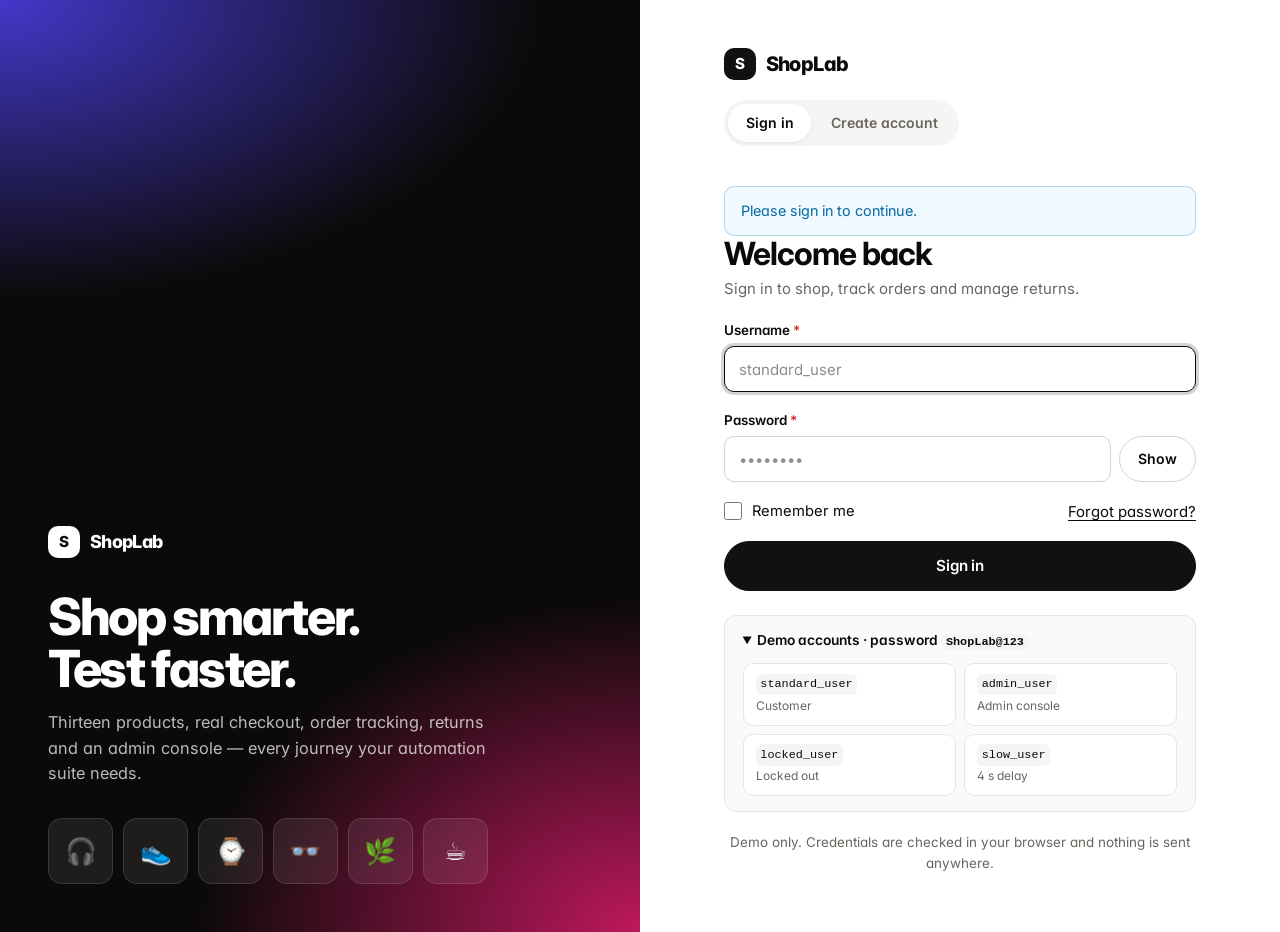
<file: index.html>
<!DOCTYPE html>
<html lang="en">
<head>
  <meta charset="UTF-8">
  <meta name="viewport" content="width=device-width, initial-scale=1.0">
  <title>ShopLab — Shop</title>
  <meta name="description" content="ShopLab: a realistic e-commerce store for end-to-end UI automation practice.">
  <script src="auth-guard.js"></script>
  <link rel="preconnect" href="https://fonts.googleapis.com">
  <link rel="preconnect" href="https://fonts.gstatic.com" crossorigin>
  <link rel="stylesheet" href="https://fonts.googleapis.com/css2?family=Inter:wght@400;500;600;700;800&display=swap">
  <link rel="stylesheet" href="styles.css">
</head>
<body data-page="catalog">
  <a href="#main" class="skip-link" data-testid="skip-link">Skip to content</a>
  <div id="app-header"></div>

  <main id="main" class="container">
    <!-- ================= Hero carousel ================= -->
    <section class="carousel" id="hero-carousel" data-testid="hero-carousel" aria-roledescription="carousel" aria-label="Featured collections" data-active-index="0">
      <div class="carousel-track">
        <article class="carousel-slide slide-1" data-testid="carousel-slide" data-index="0" aria-roledescription="slide" aria-label="1 of 3">
          <div class="slide-copy">
            <p class="eyebrow">New season · Autumn 2026</p>
            <h1 id="hero-title" data-testid="catalog-hero">Autumn essentials are here</h1>
            <p class="hero-sub">Fresh arrivals for work, play and everything in between. Free shipping over $100.</p>
            <div class="row">
              <a href="index.html?tag=new#catalog" class="btn btn-primary btn-lg" data-testid="hero-shop-now" id="hero-shop-now">Shop new arrivals</a>
              <a href="#catalog" class="btn btn-lg btn-outline" data-testid="hero-browse-all">Browse all</a>
            </div>
          </div>
          <div class="slide-visual" aria-hidden="true"><span class="float f1">⌚</span><span class="float f2">👕</span><span class="float f3">🌿</span></div>
        </article>
        <article class="carousel-slide slide-2" data-testid="carousel-slide" data-index="1" aria-roledescription="slide" aria-label="2 of 3">
          <div class="slide-copy">
            <p class="eyebrow">Flash sale · Limited time</p>
            <h2 class="slide-title">Up to 25% off bestsellers</h2>
            <p class="hero-sub">Headphones, running shoes and sleep essentials at their lowest prices this season.</p>
            <div class="row">
              <a href="index.html?tag=sale#catalog" class="btn btn-primary btn-lg" data-testid="hero-shop-deals">Shop the sale</a>
            </div>
          </div>
          <div class="slide-visual" aria-hidden="true"><span class="float f1">🎧</span><span class="float f2">👟</span><span class="float f3">🛏️</span></div>
        </article>
        <article class="carousel-slide slide-3" data-testid="carousel-slide" data-index="2" aria-roledescription="slide" aria-label="3 of 3">
          <div class="slide-copy">
            <p class="eyebrow">Make it yours</p>
            <h2 class="slide-title">Personalise it with your own design</h2>
            <p class="hero-sub">Upload artwork for a custom shirt print, keycaps or a bottle engraving — just $5 extra.</p>
            <div class="row">
              <a href="product-detail.html?id=6" class="btn btn-primary btn-lg" data-testid="hero-personalise">Design a shirt</a>
            </div>
          </div>
          <div class="slide-visual" aria-hidden="true"><span class="float f1">🎨</span><span class="float f2">⌨️</span><span class="float f3">🥤</span></div>
        </article>
      </div>
      <div class="carousel-controls">
        <button type="button" class="carousel-btn" id="carousel-prev" data-testid="carousel-prev" aria-label="Previous slide">‹</button>
        <div class="carousel-dots" role="tablist" aria-label="Choose slide">
          <button type="button" role="tab" class="carousel-dot" data-slide="0" data-testid="carousel-dot" aria-label="Slide 1"></button>
          <button type="button" role="tab" class="carousel-dot" data-slide="1" data-testid="carousel-dot" aria-label="Slide 2"></button>
          <button type="button" role="tab" class="carousel-dot" data-slide="2" data-testid="carousel-dot" aria-label="Slide 3"></button>
        </div>
        <button type="button" class="carousel-btn" id="carousel-next" data-testid="carousel-next" aria-label="Next slide">›</button>
        <button type="button" class="carousel-btn" id="carousel-pause" data-testid="carousel-pause" aria-label="Pause slideshow" aria-pressed="false">❚❚</button>
      </div>
    </section>

    <!-- ================= Flash deal ================= -->
    <section class="deal-strip" aria-labelledby="deal-title" data-testid="deal-strip">
      <div class="deal-head">
        <div>
          <p class="eyebrow">⚡ Today only</p>
          <h2 id="deal-title" class="section-title" style="margin:0">Flash deals</h2>
        </div>
        <div class="countdown" id="deal-countdown" data-testid="deal-countdown" role="timer" aria-live="off" aria-label="Deal ends in">
          <span class="muted small">Ends in</span>
          <span class="cd-box"><strong data-testid="deal-countdown-hours">00</strong><small>hrs</small></span>
          <span class="cd-box"><strong data-testid="deal-countdown-minutes">00</strong><small>min</small></span>
          <span class="cd-box"><strong data-testid="deal-countdown-seconds">00</strong><small>sec</small></span>
        </div>
      </div>
      <div class="scroller">
        <button type="button" class="scroller-btn prev" data-testid="deal-scroll-prev" aria-label="Scroll deals left">‹</button>
        <div class="scroller-track" id="deal-track" data-testid="deal-track" tabindex="0" aria-label="Deal products"></div>
        <button type="button" class="scroller-btn next" data-testid="deal-scroll-next" aria-label="Scroll deals right">›</button>
      </div>
    </section>

    <!-- ================= Categories ================= -->
    <section class="category-strip" aria-label="Shop by category" data-testid="category-strip">
      <h2 class="section-title">Shop by category</h2>
      <div class="category-tiles" id="category-tiles"></div>
    </section>

    <!-- ================= Catalog ================= -->
    <section id="catalog" class="catalog-section" aria-labelledby="results-title">
      <div class="catalog-layout">
        <aside class="filters" aria-labelledby="filters-title" data-testid="catalog-filters">
          <form id="filters-form" name="filters-form" data-testid="catalog-filters-form" role="search" aria-label="Filter products">
            <h2 id="filters-title" class="filters-heading">Filters</h2>

            <div class="field">
              <label for="search-input">Search</label>
              <input type="search" class="input" id="search-input" name="search" placeholder="Search products, vendors…" autocomplete="off" data-testid="catalog-search-input">
            </div>

            <div class="field">
              <label for="category-filter">Category</label>
              <select class="select" id="category-filter" name="category" data-testid="catalog-category-select">
                <option value="all">All categories</option>
                <option value="electronics">Electronics</option>
                <option value="fashion">Fashion</option>
                <option value="home">Home &amp; Kitchen</option>
                <option value="sports">Sports &amp; Outdoors</option>
                <option value="books">Books</option>
                <option value="beauty">Beauty</option>
              </select>
            </div>

            <fieldset data-testid="catalog-tag-filters">
              <legend>Tags <span class="muted small">(match any)</span></legend>
              <div class="chip-group">
                <label class="chip"><input type="checkbox" name="tags" value="new" id="tag-new" data-testid="catalog-tag-new">New</label>
                <label class="chip"><input type="checkbox" name="tags" value="sale" id="tag-sale" data-testid="catalog-tag-sale">Sale</label>
                <label class="chip"><input type="checkbox" name="tags" value="bestseller" id="tag-bestseller" data-testid="catalog-tag-bestseller">Bestseller</label>
                <label class="chip"><input type="checkbox" name="tags" value="eco" id="tag-eco" data-testid="catalog-tag-eco">Eco</label>
                <label class="chip"><input type="checkbox" name="tags" value="limited" id="tag-limited" data-testid="catalog-tag-limited">Limited</label>
              </div>
            </fieldset>

            <div class="field">
              <label for="price-range">Max price: <output id="price-range-value" for="price-range" data-testid="catalog-price-range-value">$500</output></label>
              <input type="range" id="price-range" name="maxPrice" min="0" max="500" step="10" value="500" data-testid="catalog-price-range" aria-valuetext="$500">
              <div class="range-labels"><span>$0</span><span>$500</span></div>
            </div>

            <div class="field">
              <label class="check" for="in-stock-only">
                <input type="checkbox" id="in-stock-only" name="inStock" data-testid="catalog-in-stock-checkbox">
                In stock only
              </label>
            </div>

            <button type="button" class="btn btn-block" id="reset-filters" data-testid="catalog-reset-filters">Reset filters</button>
          </form>
        </aside>

        <div>
          <div class="catalog-toolbar">
            <h2 id="results-title" class="section-title" style="margin:0">All products</h2>
            <p class="muted" id="results-count" data-testid="catalog-results-count" aria-live="polite" style="margin:0">Loading products…</p>
            <span class="spacer"></span>
            <label for="sort-select" class="small">Sort by</label>
            <select class="select" id="sort-select" name="sort" data-testid="catalog-sort-select">
              <option value="featured">Featured</option>
              <option value="price-asc">Price: Low to High</option>
              <option value="price-desc">Price: High to Low</option>
              <option value="rating-desc">Top rated</option>
              <option value="name-asc">Name: A–Z</option>
            </select>
          </div>

          <div id="active-filters" class="active-filters" data-testid="catalog-active-filters"></div>

          <div class="product-grid" id="product-grid" data-testid="catalog-product-grid" data-state="loading" aria-busy="true">
            <div class="skeleton-card" data-testid="catalog-loading"></div><div class="skeleton-card"></div><div class="skeleton-card"></div>
            <div class="skeleton-card"></div><div class="skeleton-card"></div><div class="skeleton-card"></div>
          </div>

          <div class="load-more" data-testid="catalog-load-more-wrap">
            <p class="small muted" id="load-more-text" data-testid="catalog-load-more-text"></p>
            <div class="progress load-progress" aria-hidden="true"><div class="progress-bar" id="load-more-bar"></div></div>
            <button type="button" class="btn btn-lg btn-outline" id="load-more" data-testid="catalog-load-more" hidden>Load more products</button>
          </div>
        </div>
      </div>
    </section>

    <!-- ================= Recently viewed ================= -->
    <section class="recent-section" id="recently-viewed" data-testid="recently-viewed" aria-labelledby="recent-title" hidden>
      <h2 id="recent-title" class="section-title">Recently viewed</h2>
      <div class="mini-grid" id="recent-grid" data-testid="recently-viewed-grid"></div>
    </section>

    <section class="value-props" aria-label="Why shop with us" data-testid="value-props">
      <div><strong>🚚 Free shipping</strong><span>On orders over $100</span></div>
      <div><strong>↩︎ 30-day returns</strong><span>Start a return from your account</span></div>
      <div><strong>🔒 Secure checkout</strong><span>Test cards only, nothing is charged</span></div>
      <div><strong>📦 Live tracking</strong><span>Follow every order to your door</span></div>
    </section>
  </main>

  <!-- ================= Quick view dialog ================= -->
  <dialog class="modal modal-lg" id="quick-view-modal" data-testid="quick-view-modal" aria-labelledby="quick-view-title">
    <div class="quick-view">
      <img id="quick-view-image" data-testid="quick-view-image" alt="">
      <div class="quick-view-info">
        <button type="button" class="modal-close qv-close" id="quick-view-close" data-testid="quick-view-close" aria-label="Close quick view">×</button>
        <p class="product-category" id="quick-view-category"></p>
        <h2 id="quick-view-title" data-testid="quick-view-title"></h2>
        <div class="rating" id="quick-view-rating"></div>
        <p class="price" id="quick-view-price" data-testid="quick-view-price"></p>
        <p class="muted" id="quick-view-desc"></p>
        <form id="quick-view-form" class="stack" novalidate>
          <div class="field">
            <label for="quick-view-variant">Option</label>
            <select class="select" id="quick-view-variant" data-testid="quick-view-variant-select"></select>
          </div>
          <div class="field">
            <label for="quick-view-color">Colour</label>
            <select class="select" id="quick-view-color" data-testid="quick-view-color-select"></select>
          </div>
          <div class="row">
            <div class="qty" role="group" aria-label="Quantity">
              <button type="button" id="quick-view-dec" data-testid="quick-view-qty-decrement" aria-label="Decrease quantity">−</button>
              <input type="number" id="quick-view-qty" value="1" min="1" data-testid="quick-view-qty-input" aria-label="Quantity">
              <button type="button" id="quick-view-inc" data-testid="quick-view-qty-increment" aria-label="Increase quantity">+</button>
            </div>
            <button type="submit" class="btn btn-primary" id="quick-view-add" data-testid="quick-view-add-to-cart" style="flex:1">Add to Cart</button>
          </div>
          <a href="#" id="quick-view-details" data-testid="quick-view-details-link">View full details →</a>
        </form>
      </div>
    </div>
  </dialog>

  <div id="app-footer"></div>
  <script src="app.js"></script>
  <script src="pages/catalog.js"></script>
</body>
</html>
</file>
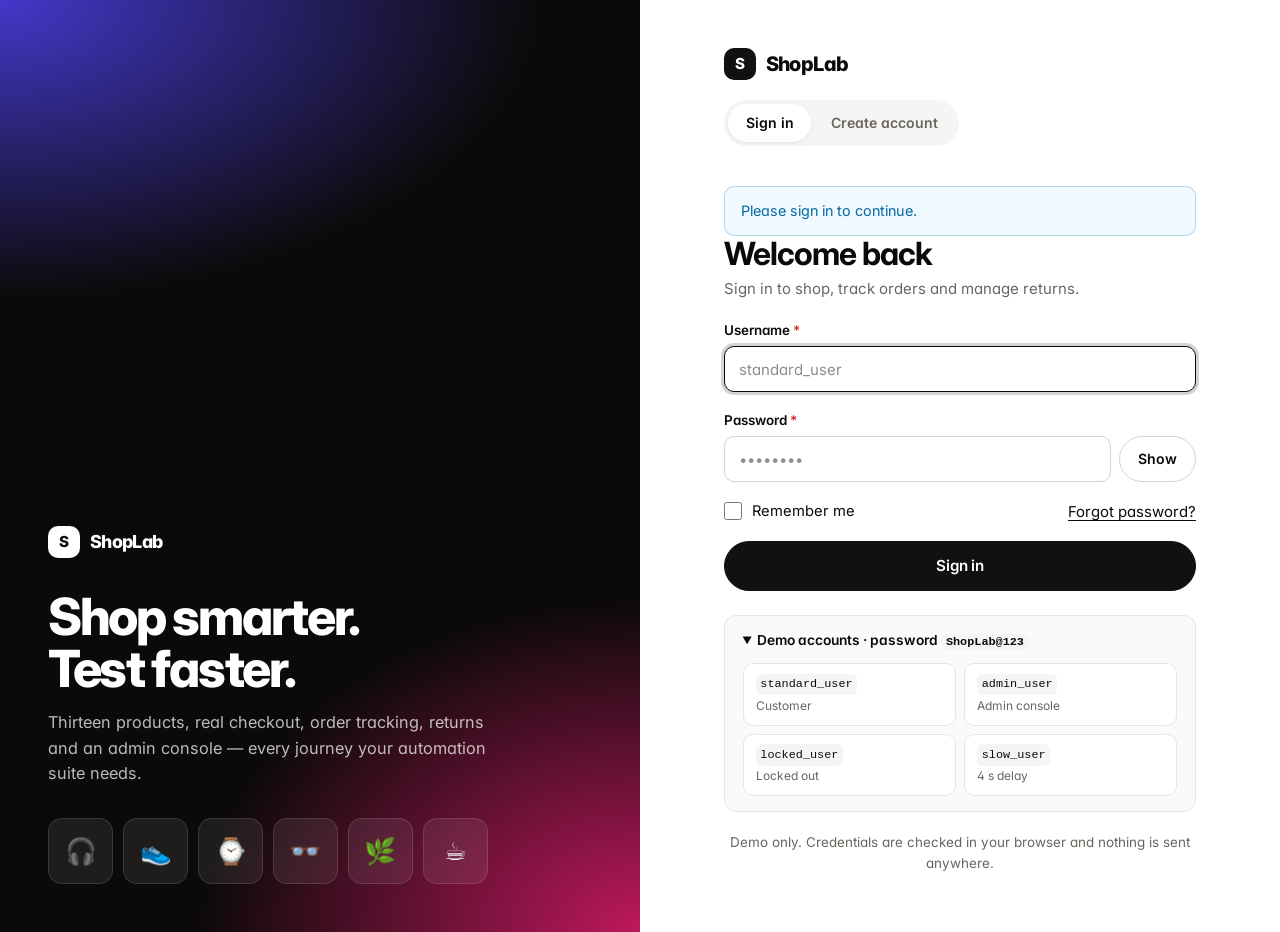
<file: account.html>
<!DOCTYPE html>
<html lang="en">
<head>
  <meta charset="UTF-8">
  <meta name="viewport" content="width=device-width, initial-scale=1.0">
  <title>ShopLab — My account</title>
  <script src="auth-guard.js"></script>
  <link rel="preconnect" href="https://fonts.googleapis.com">
  <link rel="preconnect" href="https://fonts.gstatic.com" crossorigin>
  <link rel="stylesheet" href="https://fonts.googleapis.com/css2?family=Inter:wght@400;500;600;700;800&display=swap">
  <link rel="stylesheet" href="styles.css">
</head>
<body data-page="account">
  <a href="#main" class="skip-link" data-testid="skip-link">Skip to content</a>
  <div id="app-header"></div>

  <main id="main" class="container">
    <section class="account-hero" data-testid="account-hero">
      <div class="row">
        <span class="avatar avatar-lg" id="account-avatar" aria-hidden="true"></span>
        <div>
          <p class="eyebrow" style="margin:0">My account</p>
          <h1 id="account-greeting" data-testid="account-greeting" style="margin:0"></h1>
        </div>
      </div>
      <div class="stat-row">
        <div class="stat"><strong id="stat-orders" data-testid="account-stat-orders">0</strong><span>Orders</span></div>
        <div class="stat"><strong id="stat-spent" data-testid="account-stat-spent">$0</strong><span>Total spent</span></div>
        <div class="stat"><strong id="stat-wishlist" data-testid="account-stat-wishlist">0</strong><span>Wishlist</span></div>
        <div class="stat"><strong id="stat-returns" data-testid="account-stat-returns">0</strong><span>Open returns</span></div>
      </div>
    </section>

    <div class="account-layout">
      <nav class="side-tabs" role="tablist" aria-label="Account sections" aria-orientation="vertical" data-testid="account-tabs">
        <button type="button" role="tab" id="tab-orders" data-tab="orders" aria-controls="panel-orders" data-testid="account-tab-orders">📦 Orders</button>
        <button type="button" role="tab" id="tab-wishlist" data-tab="wishlist" aria-controls="panel-wishlist" data-testid="account-tab-wishlist">♡ Wishlist</button>
        <button type="button" role="tab" id="tab-returns" data-tab="returns" aria-controls="panel-returns" data-testid="account-tab-returns">↩︎ Returns</button>
        <button type="button" role="tab" id="tab-profile" data-tab="profile" aria-controls="panel-profile" data-testid="account-tab-profile">👤 Profile</button>
      </nav>

      <div>
        <!-- ============ Orders ============ -->
        <section class="panel" role="tabpanel" id="panel-orders" aria-labelledby="tab-orders" data-testid="account-panel-orders">
          <div class="panel-title"><h2>Order history</h2></div>
          <div id="orders-table"></div>
        </section>

        <!-- ============ Wishlist ============ -->
        <section class="panel" role="tabpanel" id="panel-wishlist" aria-labelledby="tab-wishlist" data-testid="account-panel-wishlist" hidden>
          <div class="panel-title">
            <h2>Wishlist</h2>
            <span class="spacer"></span>
            <button type="button" class="btn btn-sm btn-primary" id="wishlist-add-all" data-testid="wishlist-add-all-btn">Add all to cart</button>
          </div>
          <p class="small muted">Drag items <span aria-hidden="true">⠿</span> to set your priority, or drag one onto the bag to add it to your cart.</p>
          <div class="wishlist-board">
            <ul class="wishlist-list" id="wishlist-list" data-testid="wishlist-list" aria-label="Wishlist items"></ul>
            <div class="cart-dropzone" id="wishlist-cart-dropzone" data-testid="wishlist-cart-dropzone" aria-label="Drop here to add to cart">
              <span class="dz-bag" aria-hidden="true">🛍️</span>
              <strong>Drop here to add to cart</strong>
              <span class="small muted" id="wishlist-dropzone-text" data-testid="wishlist-dropzone-text">Uses the default option and colour</span>
            </div>
          </div>
          <div class="empty-state" id="wishlist-empty" data-testid="wishlist-empty" hidden>
            <span class="emoji" aria-hidden="true">♡</span>
            <p style="margin:0">Your wishlist is empty. Tap the heart on any product to save it.</p>
            <a href="index.html#catalog" class="btn btn-primary btn-sm" data-testid="wishlist-browse">Browse products</a>
          </div>
          <p class="small" style="margin-top:1rem">Priority order: <span class="mono" id="wishlist-order" data-testid="wishlist-order">empty</span></p>
        </section>

        <!-- ============ Returns ============ -->
        <section class="panel" role="tabpanel" id="panel-returns" aria-labelledby="tab-returns" data-testid="account-panel-returns" hidden>
          <div class="panel-title"><h2>Returns</h2></div>

          <div class="alert alert-info" id="returns-none" data-testid="returns-no-eligible" hidden>
            You have no delivered orders that can be returned yet. Orders become returnable once they are marked as delivered.
          </div>

          <form id="return-form" data-testid="return-form" novalidate aria-label="Request a return">
            <div class="form-grid">
              <div class="field span-2">
                <label for="return-order" class="required">Order</label>
                <select class="select" id="return-order" data-testid="return-order-select" aria-describedby="return-order-error">
                  <option value="">— Select a delivered order —</option>
                </select>
                <p class="field-error" id="return-order-error" data-testid="return-order-error"></p>
              </div>
              <fieldset class="field span-2 plain-fieldset" id="return-items" data-testid="return-items" aria-describedby="return-items-error">
                <legend class="field-label required">Items to return</legend>
                <div class="return-items-list" id="return-items-list"><p class="small muted">Select an order first.</p></div>
                <p class="field-error" id="return-items-error" data-testid="return-items-error"></p>
              </fieldset>
              <div class="field">
                <label for="return-reason" class="required">Reason</label>
                <select class="select" id="return-reason" data-testid="return-reason-select" aria-describedby="return-reason-error">
                  <option value="">— Choose a reason —</option>
                  <option value="damaged">Arrived damaged</option>
                  <option value="wrong-item">Wrong item received</option>
                  <option value="size">Doesn’t fit</option>
                  <option value="changed-mind">Changed my mind</option>
                  <option value="other">Other</option>
                </select>
                <p class="field-error" id="return-reason-error" data-testid="return-reason-error"></p>
              </div>
              <fieldset class="field plain-fieldset" data-testid="return-refund-methods">
                <legend class="field-label">Refund to</legend>
                <label class="check"><input type="radio" name="refund" value="original" checked data-testid="return-refund-original"> Original payment method</label>
                <label class="check"><input type="radio" name="refund" value="credit" data-testid="return-refund-credit"> Store credit (+10% bonus)</label>
              </fieldset>
              <div class="field span-2">
                <label for="return-details">Details <span class="muted small" id="return-details-hint">(optional)</span></label>
                <textarea class="textarea" id="return-details" maxlength="300" data-testid="return-details-input" aria-describedby="return-details-error"></textarea>
                <p class="field-error" id="return-details-error" data-testid="return-details-error"></p>
              </div>
              <div class="field span-2">
                <span class="field-label">Photos <span class="muted small" id="return-photos-hint">(required if the item arrived damaged, up to 3)</span></span>
                <div id="return-uploader"></div>
                <p class="field-error" id="return-photos-error" data-testid="return-photos-error"></p>
              </div>
            </div>
            <button type="submit" class="btn btn-primary" id="return-submit" data-testid="return-submit-btn" style="margin-top:1rem">Request return</button>
          </form>

          <div class="alert alert-success" id="return-success" data-testid="return-success" role="status" hidden style="margin-top:1rem"></div>

          <h3 style="margin-top:2rem">Your return requests</h3>
          <ul class="returns-list" id="returns-list" data-testid="returns-list"></ul>
        </section>

        <!-- ============ Profile ============ -->
        <section class="panel" role="tabpanel" id="panel-profile" aria-labelledby="tab-profile" data-testid="account-panel-profile" hidden>
          <div class="panel-title"><h2>Profile</h2></div>
          <form id="profile-form" data-testid="profile-form" novalidate>
            <div class="form-grid">
              <div class="field">
                <label for="profile-name" class="required">Full name</label>
                <input type="text" class="input" id="profile-name" data-testid="profile-name-input" aria-describedby="profile-name-error">
                <p class="field-error" id="profile-name-error" data-testid="profile-name-error"></p>
              </div>
              <div class="field">
                <label for="profile-email" class="required">Email</label>
                <input type="email" class="input" id="profile-email" data-testid="profile-email-input" aria-describedby="profile-email-error">
                <p class="field-error" id="profile-email-error" data-testid="profile-email-error"></p>
              </div>
              <div class="field">
                <label for="profile-phone">Phone</label>
                <input type="tel" class="input" id="profile-phone" placeholder="(555) 123-4567" data-testid="profile-phone-input">
              </div>
              <div class="field">
                <label for="profile-dob">Date of birth</label>
                <input type="date" class="input" id="profile-dob" data-testid="profile-dob-input">
              </div>
              <div class="field">
                <label for="profile-interests">Interests <span class="muted small">(Ctrl/⌘-click for several)</span></label>
                <select class="select" id="profile-interests" multiple data-testid="profile-interests-select">
                  <option value="electronics">Electronics</option>
                  <option value="fashion">Fashion</option>
                  <option value="home">Home &amp; Kitchen</option>
                  <option value="sports">Sports &amp; Outdoors</option>
                  <option value="books">Books</option>
                  <option value="beauty">Beauty</option>
                </select>
              </div>
              <fieldset class="field plain-fieldset" data-testid="profile-contact-pref">
                <legend class="field-label">Preferred contact</legend>
                <label class="check"><input type="radio" name="contact" value="email" data-testid="profile-contact-email"> Email</label>
                <label class="check"><input type="radio" name="contact" value="sms" data-testid="profile-contact-sms"> SMS</label>
                <label class="check"><input type="radio" name="contact" value="none" data-testid="profile-contact-none"> Don’t contact me</label>
              </fieldset>
              <label class="switch-row span-2" for="profile-newsletter">
                <span><strong>Newsletter</strong><br><span class="small muted">Weekly deals and new arrivals.</span></span>
                <input type="checkbox" class="switch" role="switch" id="profile-newsletter" data-testid="profile-newsletter-switch">
              </label>
            </div>
            <div class="row" style="margin-top:1rem">
              <button type="submit" class="btn btn-primary" id="profile-save" data-testid="profile-save-btn">Save changes</button>
              <span class="small muted" id="profile-saved" data-testid="profile-saved-text" role="status"></span>
            </div>
          </form>

          <div class="danger-zone" data-testid="profile-danger-zone">
            <div>
              <strong>Delete my shopping data</strong>
              <p class="small muted" style="margin:0">Removes your orders, cart and wishlist from this browser. You’ll be asked to type DELETE.</p>
            </div>
            <button type="button" class="btn btn-danger btn-sm" id="profile-delete" data-testid="profile-delete-data-btn">Delete data</button>
          </div>
        </section>
      </div>
    </div>
  </main>

  <!-- Return confirmation -->
  <dialog class="modal" id="return-confirm-modal" data-testid="return-confirm-modal" aria-labelledby="return-confirm-title">
    <form method="dialog">
      <div class="modal-header"><h2 id="return-confirm-title">Confirm return request</h2></div>
      <div class="modal-body"><div id="return-confirm-summary" data-testid="return-confirm-summary"></div></div>
      <div class="modal-footer">
        <button type="submit" value="cancel" class="btn" data-testid="return-confirm-cancel">Go back</button>
        <button type="submit" value="confirm" class="btn btn-primary" data-testid="return-confirm-submit">Submit return</button>
      </div>
    </form>
  </dialog>

  <div id="app-footer"></div>
  <script src="app.js"></script>
  <script src="pages/account.js"></script>
</body>
</html>
</file>
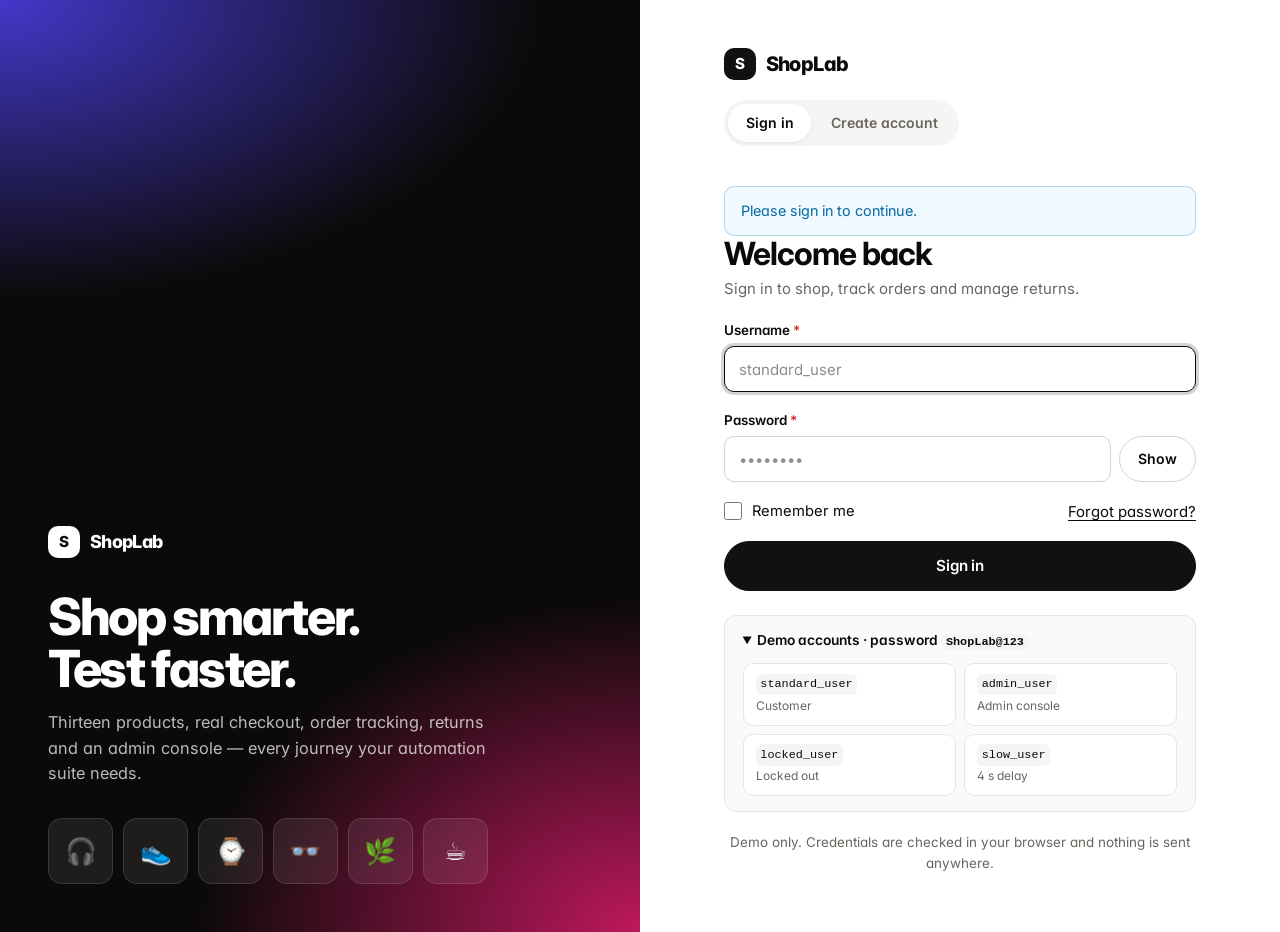
<file: admin.html>
<!DOCTYPE html>
<html lang="en">
<head>
  <meta charset="UTF-8">
  <meta name="viewport" content="width=device-width, initial-scale=1.0">
  <title>ShopLab — Admin console</title>
  <script src="auth-guard.js"></script>
  <link rel="preconnect" href="https://fonts.googleapis.com">
  <link rel="preconnect" href="https://fonts.gstatic.com" crossorigin>
  <link rel="stylesheet" href="https://fonts.googleapis.com/css2?family=Inter:wght@400;500;600;700;800&display=swap">
  <link rel="stylesheet" href="styles.css">
</head>
<body data-page="admin">
  <a href="#main" class="skip-link" data-testid="skip-link">Skip to content</a>
  <div id="app-header"></div>

  <main id="main" class="container">
    <section id="admin-denied" class="empty-state" data-testid="admin-access-denied" hidden style="margin-top:2rem">
      <span class="emoji" aria-hidden="true">🔒</span>
      <h1>Admins only</h1>
      <p>You’re signed in as a customer. Log out and sign in as <code>admin_user</code> to manage the store.</p>
      <a href="index.html" class="btn btn-primary" data-testid="admin-back-to-shop">Back to shop</a>
    </section>

    <div id="admin-content" data-testid="admin-content" hidden>
      <div class="admin-head">
        <div>
          <p class="eyebrow" style="margin:0">Store management</p>
          <h1 style="margin:0">Admin console</h1>
        </div>
        <div class="segmented" role="tablist" aria-label="Admin sections" data-testid="admin-tabs">
          <button type="button" role="tab" data-tab="dashboard" id="admin-tab-dashboard" aria-controls="admin-panel-dashboard" data-testid="admin-tab-dashboard">Dashboard</button>
          <button type="button" role="tab" data-tab="products" id="admin-tab-products" aria-controls="admin-panel-products" data-testid="admin-tab-products">Products</button>
          <button type="button" role="tab" data-tab="orders" id="admin-tab-orders" aria-controls="admin-panel-orders" data-testid="admin-tab-orders">Orders <span class="pill-count" id="admin-orders-pending" data-testid="admin-orders-pending-count"></span></button>
          <button type="button" role="tab" data-tab="returns" id="admin-tab-returns" aria-controls="admin-panel-returns" data-testid="admin-tab-returns">Returns <span class="pill-count" id="admin-returns-pending" data-testid="admin-returns-pending-count"></span></button>
        </div>
      </div>

      <!-- ============ Dashboard ============ -->
      <section role="tabpanel" id="admin-panel-dashboard" aria-labelledby="admin-tab-dashboard" data-testid="admin-panel-dashboard">
        <div class="kpi-grid" id="kpi-grid" data-testid="admin-kpis"></div>
        <div class="dash-grid">
          <section class="panel">
            <div class="panel-title"><h2>Orders by status</h2></div>
            <div class="bar-chart" id="status-chart" data-testid="admin-status-chart"></div>
          </section>
          <section class="panel">
            <div class="panel-title"><h2>Low stock</h2></div>
            <ul class="mini-list" id="low-stock" data-testid="admin-low-stock-list"></ul>
          </section>
          <section class="panel">
            <div class="panel-title"><h2>Recent orders</h2></div>
            <ul class="mini-list" id="recent-orders" data-testid="admin-recent-orders"></ul>
          </section>
          <section class="panel">
            <div class="panel-title"><h2>Demo data</h2></div>
            <p class="small muted">Create sample orders for <code>standard_user</code> in every status — handy for testing tables, filters and pagination.</p>
            <div class="row">
              <button type="button" class="btn btn-primary btn-sm" id="admin-seed" data-testid="admin-seed-orders-btn">Generate 12 sample orders</button>
              <button type="button" class="btn btn-sm" id="admin-clear-orders" data-testid="admin-clear-orders-btn">Delete all orders</button>
            </div>
          </section>
        </div>
      </section>

      <!-- ============ Products ============ -->
      <section class="panel" role="tabpanel" id="admin-panel-products" aria-labelledby="admin-tab-products" data-testid="admin-panel-products" hidden>
        <div class="panel-title"><h2>Products</h2><span class="muted small">Right-click a row for more actions. Changes appear in the store immediately.</span></div>
        <div id="admin-products"></div>
      </section>

      <!-- ============ Orders ============ -->
      <section class="panel" role="tabpanel" id="admin-panel-orders" aria-labelledby="admin-tab-orders" data-testid="admin-panel-orders" hidden>
        <div class="panel-title"><h2>Orders</h2><span class="muted small">Fulfil processing orders, then mark them delivered.</span></div>
        <div id="admin-orders"></div>
      </section>

      <!-- ============ Returns ============ -->
      <section class="panel" role="tabpanel" id="admin-panel-returns" aria-labelledby="admin-tab-returns" data-testid="admin-panel-returns" hidden>
        <div class="panel-title"><h2>Return requests</h2></div>
        <div id="admin-returns"></div>
      </section>
    </div>
  </main>

  <!-- Fulfil order -->
  <dialog class="modal" id="fulfil-modal" data-testid="fulfil-modal" aria-labelledby="fulfil-title">
    <form id="fulfil-form" novalidate>
      <div class="modal-header"><h2 id="fulfil-title">Fulfil order <span class="mono" id="fulfil-order-id" data-testid="fulfil-order-id"></span></h2>
        <button type="button" class="modal-close" id="fulfil-close" data-testid="fulfil-close" aria-label="Close">×</button></div>
      <div class="modal-body stack">
        <div id="fulfil-items" class="small muted" data-testid="fulfil-items"></div>
        <div class="field">
          <label for="fulfil-carrier" class="required">Carrier</label>
          <select class="select" id="fulfil-carrier" data-testid="fulfil-carrier-select" aria-describedby="fulfil-carrier-error"></select>
          <p class="field-error" id="fulfil-carrier-error" data-testid="fulfil-carrier-error"></p>
        </div>
        <div class="field">
          <label for="fulfil-tracking" class="required">Tracking number</label>
          <div class="input-group">
            <input type="text" class="input mono" id="fulfil-tracking" data-testid="fulfil-tracking-input" aria-describedby="fulfil-tracking-error">
            <button type="button" class="btn" id="fulfil-generate" data-testid="fulfil-generate-tracking">Generate</button>
          </div>
          <p class="field-error" id="fulfil-tracking-error" data-testid="fulfil-tracking-error"></p>
        </div>
        <div class="field">
          <label for="fulfil-date" class="required">Ship date</label>
          <input type="date" class="input" id="fulfil-date" data-testid="fulfil-date-input" aria-describedby="fulfil-date-error">
          <p class="field-error" id="fulfil-date-error" data-testid="fulfil-date-error"></p>
        </div>
        <label class="check"><input type="checkbox" id="fulfil-notify" checked data-testid="fulfil-notify-checkbox"> Email the customer a shipping confirmation</label>
      </div>
      <div class="modal-footer">
        <button type="button" class="btn" id="fulfil-cancel" data-testid="fulfil-cancel-btn">Cancel</button>
        <button type="submit" class="btn btn-primary" id="fulfil-submit" data-testid="fulfil-submit-btn">Mark as shipped</button>
      </div>
    </form>
  </dialog>

  <!-- Return review -->
  <dialog class="modal" id="return-review-modal" data-testid="return-review-modal" aria-labelledby="return-review-title">
    <div class="modal-header"><h2 id="return-review-title">Return <span class="mono" id="return-review-id"></span></h2>
      <button type="button" class="modal-close" data-testid="return-review-close" id="return-review-close" aria-label="Close">×</button></div>
    <div class="modal-body" id="return-review-body" data-testid="return-review-body"></div>
  </dialog>

  <div id="app-footer"></div>
  <script src="app.js"></script>
  <script src="pages/admin.js"></script>
</body>
</html>
</file>
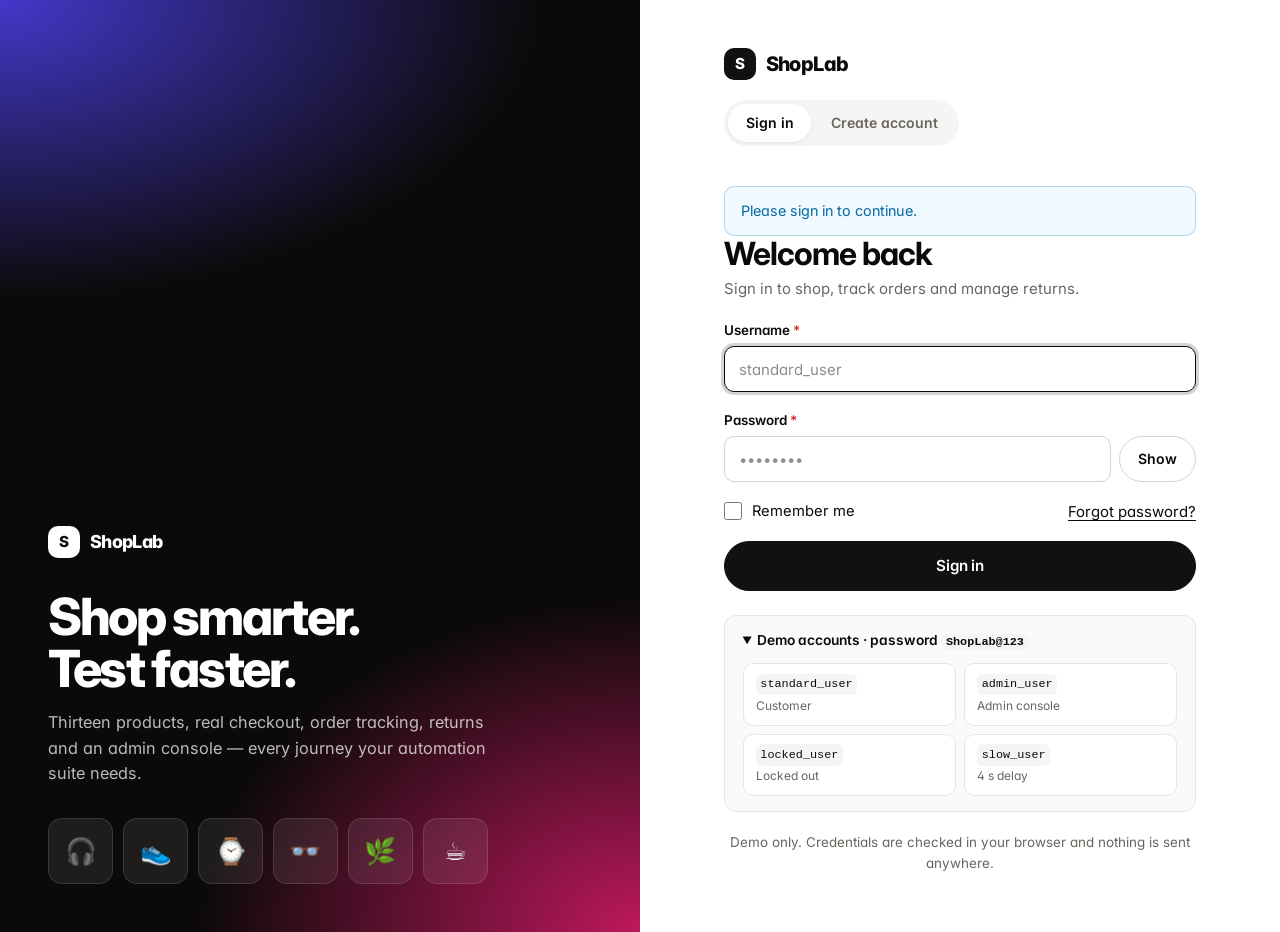
<file: checkout.html>
<!DOCTYPE html>
<html lang="en">
<head>
  <meta charset="UTF-8">
  <meta name="viewport" content="width=device-width, initial-scale=1.0">
  <title>ShopLab — Checkout</title>
  <script src="auth-guard.js"></script>
  <link rel="preconnect" href="https://fonts.googleapis.com">
  <link rel="preconnect" href="https://fonts.gstatic.com" crossorigin>
  <link rel="stylesheet" href="https://fonts.googleapis.com/css2?family=Inter:wght@400;500;600;700;800&display=swap">
  <link rel="stylesheet" href="styles.css">
</head>
<body data-page="checkout">
  <a href="#main" class="skip-link" data-testid="skip-link">Skip to content</a>
  <div id="app-header"></div>

  <main id="main" class="container">
    <ol class="stepper" data-testid="checkout-stepper" aria-label="Checkout progress">
      <li class="is-done" data-step="cart"><span>1</span>Cart</li>
      <li class="is-current" data-step="details" aria-current="step"><span>2</span>Details</li>
      <li data-step="payment"><span>3</span>Payment</li>
      <li data-step="done"><span>4</span>Confirmation</li>
    </ol>

    <!-- ===== Order success ===== -->
    <section id="order-success" class="panel success-hero" data-testid="order-success" hidden aria-live="polite">
      <div class="check-circle" aria-hidden="true">✓</div>
      <h1 data-testid="order-success-title">Thank you! Your order is confirmed.</h1>
      <div class="alert alert-success" id="order-success-banner" data-testid="order-success-banner" role="status">
        Order <strong id="order-id" data-testid="order-id"></strong> — total <strong id="order-total" data-testid="order-total"></strong>
      </div>
      <p class="muted">A confirmation was sent to <span id="order-email" data-testid="order-email"></span>. Estimated delivery: <strong id="order-eta" data-testid="order-eta"></strong>.</p>
      <div class="row" style="justify-content:center">
        <a href="#" class="btn btn-primary" id="view-order" data-testid="order-view-details">Track your order</a>
        <button type="button" class="btn" id="download-invoice-csv" data-testid="order-download-invoice-csv">⬇ Invoice (CSV)</button>
        <button type="button" class="btn" id="download-receipt-pdf" data-testid="order-download-receipt-pdf">⬇ Receipt (PDF)</button>
        <a href="index.html" class="btn btn-ghost" id="continue-shopping" data-testid="order-continue-shopping">Continue shopping</a>
      </div>
    </section>

    <div id="checkout-view" data-testid="checkout-view">
      <h1>Checkout</h1>

      <div id="checkout-error-summary" class="alert alert-error" data-testid="checkout-error-summary" role="alert" tabindex="-1" hidden>
        <div>
          <strong>Please fix the following fields:</strong>
          <ul id="checkout-error-list" data-testid="checkout-error-list"></ul>
        </div>
      </div>

      <div class="checkout-layout">
        <form id="checkout-form" name="checkout-form" data-testid="checkout-form" novalidate aria-label="Checkout form">

          <!-- 1. Contact -->
          <section class="panel" aria-labelledby="contact-title">
            <div class="panel-title"><span class="step-badge">1</span><h2 id="contact-title">Contact</h2></div>
            <div class="form-grid">
              <div class="field span-2">
                <label for="full-name" class="required">Full name</label>
                <input type="text" class="input" id="full-name" name="fullName" autocomplete="name" data-testid="checkout-fullname-input" aria-describedby="full-name-error" required>
                <p class="field-error" id="full-name-error" data-testid="checkout-fullname-error"></p>
              </div>
              <div class="field">
                <label for="email" class="required">Email</label>
                <input type="email" class="input" id="email" name="email" autocomplete="email" placeholder="you@example.com" data-testid="checkout-email-input" aria-describedby="email-error" required>
                <p class="field-error" id="email-error" data-testid="checkout-email-error"></p>
              </div>
              <div class="field">
                <label for="phone">Phone <span class="muted small">(optional)</span></label>
                <input type="tel" class="input" id="phone" name="phone" autocomplete="tel" placeholder="(555) 123-4567" inputmode="numeric" data-testid="checkout-phone-input" aria-describedby="phone-error">
                <p class="field-error" id="phone-error" data-testid="checkout-phone-error"></p>
              </div>
            </div>
          </section>

          <!-- 2. Shipping address -->
          <section class="panel" aria-labelledby="address-title">
            <div class="panel-title"><span class="step-badge">2</span><h2 id="address-title">Shipping address</h2></div>
            <div class="field" id="saved-address-field" hidden style="margin-bottom:1rem">
              <label for="saved-address">Use a saved address</label>
              <select class="select" id="saved-address" data-testid="checkout-saved-address-select">
                <option value="">— Enter a new address —</option>
              </select>
            </div>
            <div class="form-grid">
              <div class="field span-2">
                <label for="address" class="required">Street address</label>
                <input type="text" class="input" id="address" name="address" autocomplete="street-address" data-testid="checkout-address-input" aria-describedby="address-error" required>
                <p class="field-error" id="address-error" data-testid="checkout-address-error"></p>
              </div>
              <div class="field">
                <label for="city" class="required">City</label>
                <input type="text" class="input" id="city" name="city" autocomplete="address-level2" data-testid="checkout-city-input" aria-describedby="city-error" required>
                <p class="field-error" id="city-error" data-testid="checkout-city-error"></p>
              </div>
              <div class="field">
                <label for="postal-code" class="required">Postal code</label>
                <input type="text" class="input" id="postal-code" name="postalCode" autocomplete="postal-code" placeholder="12345" data-testid="checkout-postal-input" aria-describedby="postal-code-error" required>
                <p class="field-error" id="postal-code-error" data-testid="checkout-postal-error"></p>
              </div>
              <div class="field combobox" id="country-combobox" data-testid="country-combobox">
                <label for="country-input" id="country-label" class="required">Country</label>
                <div class="combobox-field">
                  <input type="text" class="input" id="country-input" role="combobox" aria-autocomplete="list" aria-expanded="false" aria-controls="country-listbox" aria-labelledby="country-label" aria-describedby="country-error" autocomplete="off" placeholder="Start typing…" data-testid="country-combobox-input">
                  <button type="button" class="combobox-toggle" id="country-toggle" tabindex="-1" aria-label="Show countries" data-testid="country-combobox-toggle">▾</button>
                  <ul class="listbox" id="country-listbox" role="listbox" aria-labelledby="country-label" data-testid="country-combobox-listbox" hidden></ul>
                </div>
                <input type="hidden" id="country" name="country" data-testid="country-combobox-value">
                <p class="field-error" id="country-error" data-testid="checkout-country-error"></p>
              </div>
              <div class="field">
                <label for="delivery-slot">Delivery time</label>
                <select class="select" id="delivery-slot" name="deliverySlot" data-testid="checkout-delivery-slot-select">
                  <option value="anytime">Anytime</option>
                  <option value="morning">Morning (8am – 12pm)</option>
                  <option value="afternoon">Afternoon (12pm – 5pm)</option>
                  <option value="evening">Evening (5pm – 9pm)</option>
                </select>
              </div>
            </div>
          </section>

          <!-- 3. Delivery -->
          <section class="panel" aria-labelledby="shipping-title">
            <div class="panel-title"><span class="step-badge">3</span><h2 id="shipping-title">Delivery</h2></div>
            <div class="radio-cards" role="radiogroup" aria-labelledby="shipping-title" data-testid="checkout-shipping-methods">
              <label class="radio-card" for="ship-standard">
                <input type="radio" name="shipping" id="ship-standard" value="standard" checked data-testid="checkout-shipping-standard">
                <span><span class="rc-title">Standard</span><br><span class="muted small">5–7 business days · free over $100</span></span>
                <span class="rc-price" id="ship-standard-price" data-testid="checkout-shipping-standard-price">$5.99</span>
              </label>
              <label class="radio-card" for="ship-express">
                <input type="radio" name="shipping" id="ship-express" value="express" data-testid="checkout-shipping-express">
                <span><span class="rc-title">Express</span><br><span class="muted small">2–3 business days</span></span>
                <span class="rc-price">$14.99</span>
              </label>
              <label class="radio-card" for="ship-overnight">
                <input type="radio" name="shipping" id="ship-overnight" value="overnight" data-testid="checkout-shipping-overnight">
                <span><span class="rc-title">Overnight</span><br><span class="muted small">Next business day</span></span>
                <span class="rc-price">$29.99</span>
              </label>
            </div>
            <div class="field" style="margin-top:1rem;max-width:320px">
              <label for="delivery-date">Preferred delivery date <span class="muted small">(optional, no Sundays)</span></label>
              <input type="date" class="input" id="delivery-date" name="deliveryDate" data-testid="checkout-delivery-date" aria-describedby="delivery-date-error">
              <p class="field-error" id="delivery-date-error" data-testid="checkout-delivery-date-error"></p>
            </div>
          </section>

          <!-- 4. Payment -->
          <section class="panel" aria-labelledby="payment-title">
            <div class="panel-title"><span class="step-badge">4</span><h2 id="payment-title">Payment</h2></div>
            <div class="radio-cards two-up" role="radiogroup" aria-label="Payment method" data-testid="checkout-payment-methods">
              <label class="radio-card" for="pay-card">
                <input type="radio" name="paymentMethod" id="pay-card" value="card" checked data-testid="checkout-payment-card">
                <span class="rc-title">💳 Credit card</span>
              </label>
              <label class="radio-card" for="pay-gateway">
                <input type="radio" name="paymentMethod" id="pay-gateway" value="gateway" data-testid="checkout-payment-gateway">
                <span class="rc-title">🔐 SecurePay</span>
              </label>
            </div>

            <div id="card-fields" data-testid="checkout-card-fields" style="margin-top:1rem">
              <div class="form-grid">
                <div class="field span-2">
                  <label for="card-name" class="required">Name on card</label>
                  <input type="text" class="input" id="card-name" name="cardName" autocomplete="cc-name" data-testid="checkout-card-name-input" aria-describedby="card-name-error">
                  <p class="field-error" id="card-name-error" data-testid="checkout-card-name-error"></p>
                </div>
                <div class="field span-2">
                  <label for="card-number" class="required">Card number <span class="card-brand" id="card-brand" data-testid="checkout-card-brand">CARD</span></label>
                  <input type="text" class="input mono" id="card-number" name="cardNumber" inputmode="numeric" autocomplete="cc-number" placeholder="1234 5678 9012 3456" maxlength="19" data-testid="checkout-card-number-input" aria-describedby="card-number-error card-number-hint">
                  <span class="hint" id="card-number-hint">Test card: 4242 4242 4242 4242 (any future expiry, any CVV)</span>
                  <p class="field-error" id="card-number-error" data-testid="checkout-card-number-error"></p>
                </div>
                <div class="field">
                  <label for="card-expiry" class="required">Expiry (MM/YY)</label>
                  <input type="text" class="input mono" id="card-expiry" name="cardExpiry" inputmode="numeric" autocomplete="cc-exp" placeholder="MM/YY" maxlength="5" data-testid="checkout-card-expiry-input" aria-describedby="card-expiry-error">
                  <p class="field-error" id="card-expiry-error" data-testid="checkout-card-expiry-error"></p>
                </div>
                <div class="field">
                  <label for="card-cvv" class="required">CVV</label>
                  <input type="password" class="input mono" id="card-cvv" name="cardCvv" inputmode="numeric" autocomplete="cc-csc" placeholder="123" maxlength="4" data-testid="checkout-card-cvv-input" aria-describedby="card-cvv-error">
                  <p class="field-error" id="card-cvv-error" data-testid="checkout-card-cvv-error"></p>
                </div>
              </div>
            </div>

            <div id="gateway-fields" data-testid="checkout-gateway-fields" hidden style="margin-top:1rem">
              <p class="small muted">Pay securely with SecurePay. The payment form is hosted by the gateway inside a frame.</p>
              <div class="iframe-shell">
                <iframe id="payment-gateway-frame" name="payment-gateway-frame" title="SecurePay payment gateway" data-testid="payment-gateway-iframe" height="300"></iframe>
              </div>
              <div id="gateway-status" class="alert alert-info" data-testid="checkout-gateway-status" role="status" style="margin-top:.75rem">Waiting for gateway authorization…</div>
              <input type="hidden" id="gateway-token" name="gatewayToken" data-testid="checkout-gateway-token">
              <p class="field-error" id="gateway-error" data-testid="checkout-gateway-error"></p>
            </div>
          </section>

          <!-- 5. Review -->
          <section class="panel" aria-labelledby="extras-title">
            <div class="panel-title"><span class="step-badge">5</span><h2 id="extras-title">Review &amp; place order</h2></div>

            <div class="field">
              <label for="order-notes">Order notes</label>
              <textarea class="textarea" id="order-notes" name="notes" placeholder="Leave at the front door…" data-testid="checkout-notes-input"></textarea>
            </div>

            <div class="row" style="margin:1rem 0">
              <button type="button" class="btn" id="gift-message-btn" data-testid="checkout-gift-message-btn">🎁 Add gift message</button>
              <span class="small muted">Gift message: <strong id="gift-message-value" data-testid="checkout-gift-message-value">none</strong></span>
              <span class="spacer"></span>
              <button type="button" class="btn btn-ghost" id="help-alert-btn" data-testid="checkout-help-alert-btn">❓ Need help?</button>
            </div>

            <div class="stack">
              <label class="check" for="newsletter">
                <input type="checkbox" id="newsletter" name="newsletter" data-testid="checkout-newsletter-checkbox">
                Email me about deals and new arrivals
              </label>
              <label class="check" for="agree-terms">
                <input type="checkbox" id="agree-terms" name="agreeTerms" data-testid="checkout-terms-checkbox" aria-describedby="agree-terms-hint" required>
                <span>I agree to the <button type="button" class="link-btn" id="open-terms" data-testid="checkout-terms-link">Terms &amp; Conditions</button> <span class="required"></span></span>
              </label>
              <p class="hint small muted" id="agree-terms-hint">The Place Order button stays disabled until you accept the terms.</p>
            </div>

            <button type="submit" class="btn btn-primary btn-lg btn-block" id="place-order" data-testid="checkout-place-order" disabled style="margin-top:1rem">Place Order</button>
          </section>
        </form>

        <!-- ===== Order summary ===== -->
        <aside class="panel summary" aria-labelledby="summary-title" data-testid="checkout-summary">
          <div class="row" style="margin-bottom:.75rem">
            <h2 id="summary-title" style="margin:0">Order summary</h2>
            <span class="spacer"></span>
            <button type="button" class="btn btn-sm btn-ghost" id="clear-cart" data-testid="cart-clear-btn">Clear cart</button>
          </div>
          <p class="small muted" style="margin-bottom:.5rem">Drag items <span aria-hidden="true">⠿</span> to reorder.</p>

          <ul class="cart-list" id="cart-list" data-testid="cart-list" aria-label="Cart items"></ul>

          <div id="cart-empty" class="empty-state" data-testid="cart-empty-state" hidden>
            <span class="emoji" aria-hidden="true">🛒</span>
            <p style="margin:0">Your cart is empty.</p>
            <div class="row" style="justify-content:center">
              <a href="index.html" class="btn btn-sm" id="cart-browse" data-testid="cart-browse-link">Browse products</a>
              <button type="button" class="btn btn-sm btn-primary" id="cart-add-samples" data-testid="cart-add-samples">Add sample items</button>
            </div>
          </div>

          <div class="field" style="margin-top:1rem" data-testid="promo-section">
            <label for="promo-code">Promo code</label>
            <div class="input-group">
              <input type="text" class="input" id="promo-code" name="promoCode" placeholder="SAVE10" autocomplete="off" data-testid="promo-code-input" aria-describedby="promo-error">
              <button type="button" class="btn" id="apply-promo" data-testid="promo-apply-btn">Apply</button>
            </div>
            <div id="promo-loading" class="promo-loading" data-testid="promo-loading" role="status" hidden>
              <span class="spinner" aria-hidden="true"></span> Validating promo code…
            </div>
            <div id="promo-success" class="alert alert-success" data-testid="promo-success-banner" role="status" hidden>
              <span id="promo-success-text" data-testid="promo-success-text"></span>
              <button type="button" class="alert-close" id="promo-remove" data-testid="promo-remove-btn" aria-label="Remove promo code">×</button>
            </div>
            <p class="field-error" id="promo-error" data-testid="promo-error" role="alert"></p>
          </div>

          <dl class="totals" data-testid="cart-totals">
            <div><dt>Subtotal (<span id="summary-count" data-testid="cart-item-count">0</span> items)</dt><dd id="summary-subtotal" data-testid="cart-subtotal">$0.00</dd></div>
            <div id="summary-discount-row" hidden><dt>Discount</dt><dd id="summary-discount" class="discount-value" data-testid="cart-discount">−$0.00</dd></div>
            <div><dt>Shipping</dt><dd id="summary-shipping" data-testid="cart-shipping">$0.00</dd></div>
            <div><dt>Tax (8%)</dt><dd id="summary-tax" data-testid="cart-tax">$0.00</dd></div>
            <div class="total-row"><dt>Total</dt><dd id="summary-total" data-testid="cart-total">$0.00</dd></div>
          </dl>
        </aside>
      </div>
    </div>
  </main>

  <!-- Terms & conditions: "I agree" unlocks after scrolling to the bottom -->
  <dialog class="modal" id="terms-modal" data-testid="terms-modal" aria-labelledby="terms-modal-title">
    <div class="modal-header"><h2 id="terms-modal-title">Terms &amp; Conditions</h2><button type="button" class="modal-close" id="terms-close" data-testid="terms-modal-close" aria-label="Close">×</button></div>
    <div class="modal-body">
      <div class="terms-scroll" id="terms-scroll" data-testid="terms-scroll" tabindex="0">
        <h3>1. About these terms</h3><p>ShopLab is a demonstration store built for practising automated UI testing. By placing an order you acknowledge that no goods will be shipped and no payment will be taken.</p>
        <h3>2. Orders</h3><p>Orders are stored in your browser only. You can cancel an order while it is processing. Once shipped, orders can be tracked from your account.</p>
        <h3>3. Pricing</h3><p>Prices include all fees except sales tax (8%). Promo codes cannot be combined. Personalisation adds $5.00 per item.</p>
        <h3>4. Shipping</h3><p>Standard shipping is free on orders of $100 or more. Delivery estimates are indicative only.</p>
        <h3>5. Returns</h3><p>Delivered items may be returned within 30 days. Personalised and prescription items may only be returned if damaged; please attach photos.</p>
        <h3>6. Privacy</h3><p>We store your cart, wishlist and orders in localStorage on this device. Clear it any time with “Reset demo data”.</p>
        <h3>7. Liability</h3><p>This software is provided as-is for testing purposes. Do not enter real card numbers.</p>
        <h3>8. Changes</h3><p>We may update these terms at any time. Continued use of the store means you accept the latest version.</p>
        <p id="terms-end" data-testid="terms-end"><strong>End of terms.</strong></p>
      </div>
      <p class="small muted" id="terms-scroll-hint" data-testid="terms-scroll-hint">Scroll to the bottom to enable “I agree”.</p>
    </div>
    <div class="modal-footer">
      <button type="button" class="btn" id="terms-decline" data-testid="terms-decline-btn">Decline</button>
      <button type="button" class="btn btn-primary" id="terms-accept" data-testid="terms-accept-btn" disabled>I agree</button>
    </div>
  </dialog>

  <!-- Confirm order -->
  <dialog class="modal" id="confirm-order-modal" data-testid="confirm-order-modal" aria-labelledby="confirm-order-title" aria-describedby="confirm-order-desc">
    <div class="modal-header">
      <h2 id="confirm-order-title">Confirm your order</h2>
      <button type="button" class="modal-close" id="confirm-order-close" data-testid="confirm-order-close" aria-label="Close dialog">×</button>
    </div>
    <div class="modal-body">
      <p id="confirm-order-desc" class="muted">Please review your order before we charge your payment method.</p>
      <table class="summary-table" data-testid="confirm-order-summary"><tbody id="confirm-order-lines"></tbody></table>
      <div id="confirm-order-processing" class="promo-loading" data-testid="confirm-order-processing" role="status" hidden style="margin-top:1rem">
        <span class="spinner" aria-hidden="true"></span> Processing payment…
      </div>
    </div>
    <div class="modal-footer">
      <button type="button" class="btn" id="confirm-order-cancel" data-testid="confirm-order-cancel">Cancel</button>
      <button type="button" class="btn btn-primary" id="confirm-order-submit" data-testid="confirm-order-submit">Confirm &amp; Pay</button>
    </div>
  </dialog>

  <div id="app-footer"></div>
  <script src="app.js"></script>
  <script src="pages/checkout.js"></script>
</body>
</html>
</file>
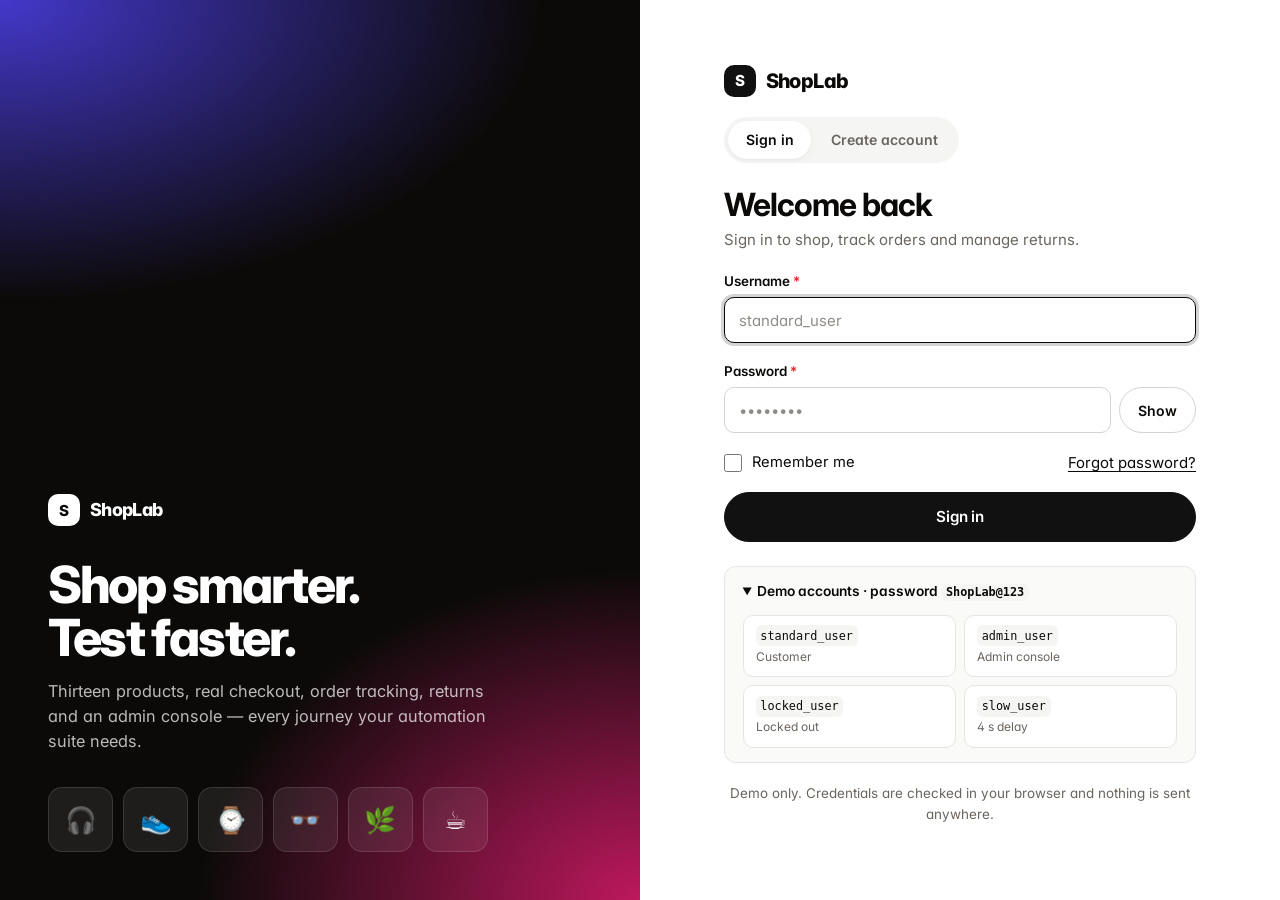
<file: login.html>
<!DOCTYPE html>
<html lang="en">
<head>
  <meta charset="UTF-8">
  <meta name="viewport" content="width=device-width, initial-scale=1.0">
  <title>ShopLab — Sign in</title>
  <link rel="preconnect" href="https://fonts.googleapis.com">
  <link rel="preconnect" href="https://fonts.gstatic.com" crossorigin>
  <link rel="stylesheet" href="https://fonts.googleapis.com/css2?family=Inter:wght@400;500;600;700;800&display=swap">
  <link rel="stylesheet" href="styles.css">
</head>
<body data-page="login" class="auth-page">
  <main id="main" class="auth-split">
    <aside class="auth-aside" aria-hidden="true">
      <div class="auth-aside-inner">
        <span class="brand auth-brand-light"><span class="brand-mark">S</span><span>ShopLab</span></span>
        <h2>Shop smarter.<br>Test faster.</h2>
        <p>Thirteen products, real checkout, order tracking, returns and an admin console — every journey your automation suite needs.</p>
        <div class="auth-tiles"><span>🎧</span><span>👟</span><span>⌚</span><span>👓</span><span>🌿</span><span>☕</span></div>
      </div>
    </aside>

    <div class="auth-shell">
      <a href="login.html" class="brand auth-brand" data-testid="login-brand" aria-label="ShopLab">
        <span class="brand-mark" aria-hidden="true">S</span>
        <span>ShopLab</span>
      </a>

      <section class="auth-card" aria-labelledby="login-title" data-testid="login-card">
        <div class="segmented" role="tablist" aria-label="Sign in or create an account" data-testid="auth-tabs">
          <button type="button" role="tab" id="tab-signin" data-tab="signin" aria-controls="panel-signin" data-testid="auth-tab-signin">Sign in</button>
          <button type="button" role="tab" id="tab-register" data-tab="register" aria-controls="panel-register" data-testid="auth-tab-register">Create account</button>
        </div>

        <div id="login-info" class="alert alert-info" data-testid="login-info-banner" role="status" hidden></div>

        <!-- ============ Sign in ============ -->
        <div role="tabpanel" id="panel-signin" aria-labelledby="tab-signin" data-testid="auth-panel-signin">
          <h1 id="login-title">Welcome back</h1>
          <p class="muted">Sign in to shop, track orders and manage returns.</p>

          <div id="login-error" class="alert alert-error" data-testid="login-error-banner" role="alert" tabindex="-1" hidden>
            <span id="login-error-text" data-testid="login-error-text"></span>
            <button type="button" class="alert-close" id="login-error-close" data-testid="login-error-close" aria-label="Dismiss error">×</button>
          </div>

          <form id="login-form" name="login-form" data-testid="login-form" novalidate aria-label="Sign in form">
            <div class="field">
              <label for="username" class="required">Username</label>
              <input type="text" class="input" id="username" name="username" autocomplete="username" autocapitalize="none" spellcheck="false"
                     placeholder="standard_user" data-testid="login-username-input" aria-describedby="username-error" required>
              <p class="field-error" id="username-error" data-testid="login-username-error"></p>
            </div>

            <div class="field">
              <label for="password" class="required">Password</label>
              <div class="input-group">
                <input type="password" class="input" id="password" name="password" autocomplete="current-password"
                       placeholder="••••••••" data-testid="login-password-input" aria-describedby="password-error" required>
                <button type="button" class="btn" id="toggle-password" data-testid="login-password-toggle" aria-label="Show password" aria-pressed="false" aria-controls="password">Show</button>
              </div>
              <p class="field-error" id="password-error" data-testid="login-password-error"></p>
            </div>

            <div class="row" style="justify-content:space-between">
              <label class="check" for="remember-me">
                <input type="checkbox" id="remember-me" name="rememberMe" data-testid="login-remember-checkbox">
                Remember me
              </label>
              <a href="#" id="forgot-password" data-testid="login-forgot-password-link">Forgot password?</a>
            </div>

            <button type="submit" class="btn btn-primary btn-lg btn-block" id="login-submit" data-testid="login-submit-btn">Sign in</button>
          </form>

          <details class="demo-creds" data-testid="login-demo-credentials" open>
            <summary>Demo accounts · password <code data-testid="login-demo-password">ShopLab@123</code></summary>
            <div class="demo-users">
              <button type="button" class="demo-user" data-fill="standard_user" data-testid="login-demo-user-standard"><code>standard_user</code><span>Customer</span></button>
              <button type="button" class="demo-user" data-fill="admin_user" data-testid="login-demo-user-admin"><code>admin_user</code><span>Admin console</span></button>
              <button type="button" class="demo-user" data-fill="locked_user" data-testid="login-demo-user-locked"><code>locked_user</code><span>Locked out</span></button>
              <button type="button" class="demo-user" data-fill="slow_user" data-testid="login-demo-user-slow"><code>slow_user</code><span>4 s delay</span></button>
            </div>
          </details>
        </div>

        <!-- ============ Create account ============ -->
        <div role="tabpanel" id="panel-register" aria-labelledby="tab-register" data-testid="auth-panel-register" hidden>
          <h1>Create your account</h1>
          <p class="muted">New customers get <strong>20% off</strong> with code WELCOME20.</p>

          <div id="register-error" class="alert alert-error" data-testid="register-error-banner" role="alert" hidden></div>

          <form id="register-form" name="register-form" data-testid="register-form" novalidate aria-label="Create account form">
            <div class="form-grid">
              <div class="field span-2">
                <label for="reg-name" class="required">Full name</label>
                <input type="text" class="input" id="reg-name" name="name" autocomplete="name" data-testid="register-name-input" aria-describedby="reg-name-error">
                <p class="field-error" id="reg-name-error" data-testid="register-name-error"></p>
              </div>
              <div class="field">
                <label for="reg-email" class="required">Email</label>
                <input type="email" class="input" id="reg-email" name="email" autocomplete="email" placeholder="you@example.com" data-testid="register-email-input" aria-describedby="reg-email-error">
                <p class="field-error" id="reg-email-error" data-testid="register-email-error"></p>
              </div>
              <div class="field">
                <label for="reg-username" class="required">Username</label>
                <input type="text" class="input" id="reg-username" name="username" autocomplete="username" autocapitalize="none" placeholder="3–20 letters, numbers or _" data-testid="register-username-input" aria-describedby="reg-username-error">
                <p class="field-error" id="reg-username-error" data-testid="register-username-error"></p>
              </div>
              <div class="field">
                <label for="reg-password" class="required">Password</label>
                <input type="password" class="input" id="reg-password" name="password" autocomplete="new-password" data-testid="register-password-input" aria-describedby="reg-password-error reg-strength-label">
                <div class="strength" data-testid="register-password-strength" data-strength="0">
                  <div class="strength-bar"><span></span><span></span><span></span><span></span></div>
                  <span class="small muted" id="reg-strength-label" data-testid="register-password-strength-label">Use 8+ characters with a number and a symbol</span>
                </div>
                <p class="field-error" id="reg-password-error" data-testid="register-password-error"></p>
              </div>
              <div class="field">
                <label for="reg-confirm" class="required">Confirm password</label>
                <input type="password" class="input" id="reg-confirm" name="confirm" autocomplete="new-password" data-testid="register-confirm-input" aria-describedby="reg-confirm-error">
                <p class="field-error" id="reg-confirm-error" data-testid="register-confirm-error"></p>
              </div>
              <div class="field span-2">
                <label for="reg-dob" class="required">Date of birth</label>
                <input type="date" class="input" id="reg-dob" name="dob" data-testid="register-dob-input" aria-describedby="reg-dob-error reg-dob-hint">
                <span class="hint" id="reg-dob-hint">You must be 13 or older.</span>
                <p class="field-error" id="reg-dob-error" data-testid="register-dob-error"></p>
              </div>
            </div>
            <label class="check" for="reg-terms" style="margin-top:1rem">
              <input type="checkbox" id="reg-terms" name="terms" data-testid="register-terms-checkbox" aria-describedby="reg-terms-error">
              <span>I agree to the <a href="#" data-testid="register-terms-link" id="reg-terms-link">Terms of Service</a></span>
            </label>
            <p class="field-error" id="reg-terms-error" data-testid="register-terms-error"></p>
            <button type="submit" class="btn btn-primary btn-lg btn-block" id="register-submit" data-testid="register-submit-btn" style="margin-top:1rem">Create account</button>
          </form>
        </div>
      </section>

      <p class="small muted" style="text-align:center">Demo only. Credentials are checked in your browser and nothing is sent anywhere.</p>
    </div>
  </main>

  <script src="app.js"></script>
  <script src="pages/login.js"></script>
</body>
</html>
</file>
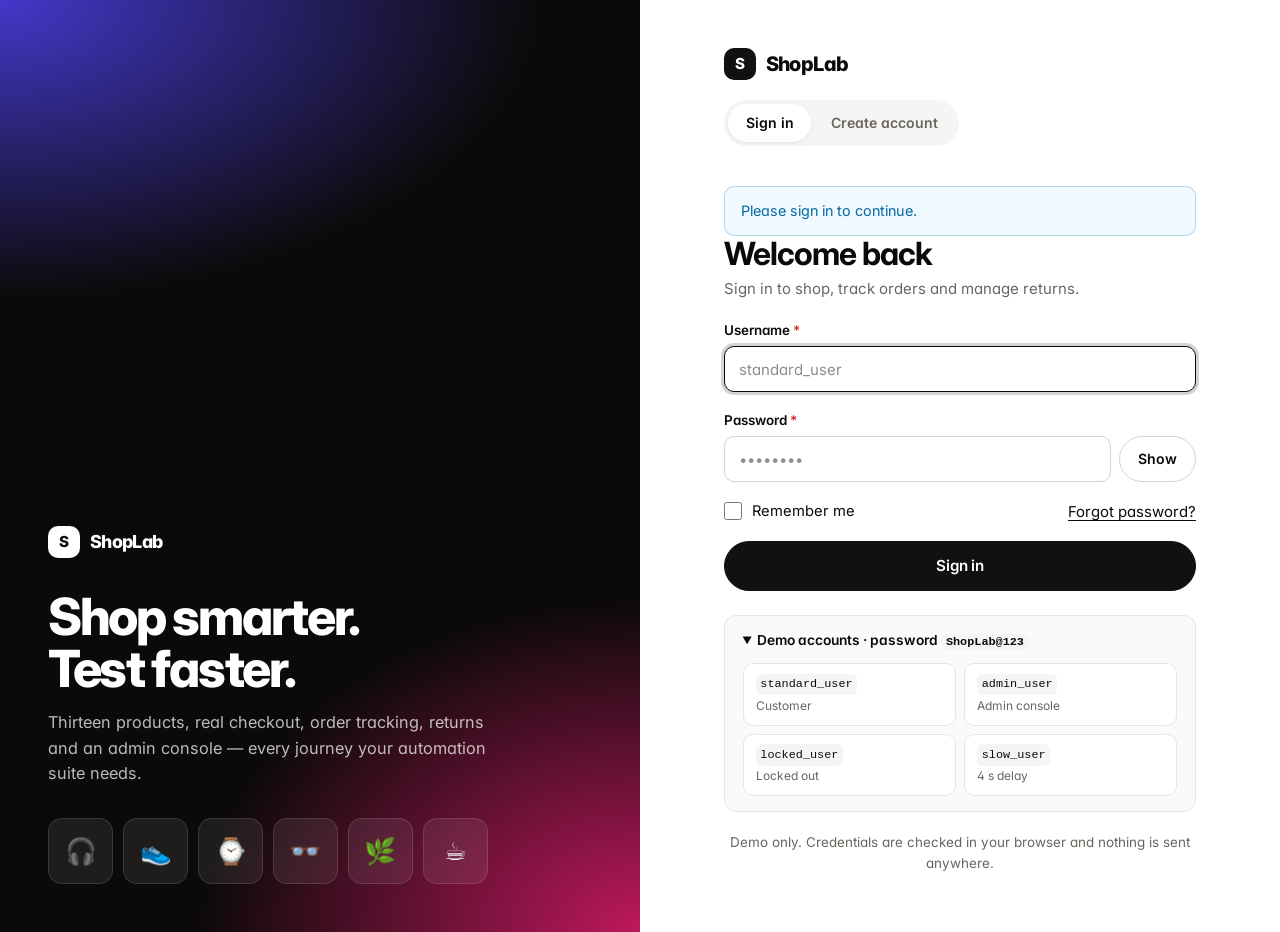
<file: order.html>
<!DOCTYPE html>
<html lang="en">
<head>
  <meta charset="UTF-8">
  <meta name="viewport" content="width=device-width, initial-scale=1.0">
  <title>ShopLab — Order details</title>
  <script src="auth-guard.js"></script>
  <link rel="preconnect" href="https://fonts.googleapis.com">
  <link rel="preconnect" href="https://fonts.gstatic.com" crossorigin>
  <link rel="stylesheet" href="https://fonts.googleapis.com/css2?family=Inter:wght@400;500;600;700;800&display=swap">
  <link rel="stylesheet" href="styles.css">
</head>
<body data-page="order">
  <a href="#main" class="skip-link" data-testid="skip-link">Skip to content</a>
  <div id="app-header"></div>

  <main id="main" class="container">
    <section id="order-not-found" class="empty-state" data-testid="order-not-found" hidden style="margin-top:2rem">
      <span class="emoji" aria-hidden="true">📭</span>
      <h1>Order not found</h1>
      <p>We couldn’t find that order on your account.</p>
      <a href="account.html#orders" class="btn btn-primary" data-testid="order-back-to-orders">Back to my orders</a>
    </section>

    <div id="order-content" data-testid="order-content" hidden>
      <nav aria-label="Breadcrumb">
        <ol class="breadcrumb">
          <li><a href="account.html#orders" data-testid="order-breadcrumb-orders">My orders</a></li>
          <li aria-current="page" id="order-breadcrumb-id"></li>
        </ol>
      </nav>

      <div class="order-head">
        <div>
          <p class="eyebrow" style="margin:0">Order</p>
          <h1 class="mono" id="order-number" data-testid="order-number"></h1>
          <p class="muted" style="margin:0">Placed <span id="order-date" data-testid="order-date"></span> · <span id="order-status" data-testid="order-status"></span></p>
        </div>
        <div class="row">
          <button type="button" class="btn" id="order-invoice" data-testid="order-download-invoice">⬇ Invoice (CSV)</button>
          <button type="button" class="btn" id="order-receipt" data-testid="order-download-receipt">⬇ Receipt (PDF)</button>
          <a class="btn btn-outline" id="order-return" data-testid="order-request-return" hidden>↩︎ Return items</a>
          <button type="button" class="btn btn-danger" id="order-cancel" data-testid="order-cancel-btn" hidden>Cancel order</button>
          <button type="button" class="btn btn-ghost" id="order-help" data-testid="order-help-btn">❓ Help</button>
        </div>
      </div>

      <div class="alert" id="order-banner" data-testid="order-status-banner" role="status" hidden></div>

      <ol class="timeline" id="order-timeline" data-testid="order-timeline" aria-label="Order progress"></ol>

      <div class="order-layout">
        <div class="stack">
          <section class="panel" aria-labelledby="tracking-title">
            <div class="panel-title"><h2 id="tracking-title">Live tracking</h2></div>
            <div class="iframe-shell">
              <iframe id="tracking-frame" title="Carrier tracking widget" data-testid="tracking-iframe" height="470"></iframe>
            </div>
            <p class="small muted" style="margin-top:.5rem">Tracking is provided by the carrier inside an embedded frame.</p>
          </section>

          <section class="panel" aria-labelledby="items-title">
            <div class="panel-title"><h2 id="items-title">Items</h2></div>
            <ul class="order-items" id="order-items" data-testid="order-items"></ul>
          </section>
        </div>

        <aside class="stack">
          <section class="panel summary-panel" aria-labelledby="order-summary-title">
            <h2 id="order-summary-title">Summary</h2>
            <dl class="totals" id="order-totals" data-testid="order-totals"></dl>
          </section>
          <section class="panel" aria-labelledby="ship-title">
            <h2 id="ship-title">Delivery</h2>
            <p id="order-address" data-testid="order-address" style="margin:0"></p>
            <p class="small muted" id="order-shipping-method" data-testid="order-shipping-method"></p>
          </section>
          <section class="panel" aria-labelledby="pay-title">
            <h2 id="pay-title">Payment</h2>
            <p id="order-payment" data-testid="order-payment" style="margin:0"></p>
          </section>
          <section class="panel" id="order-extras" data-testid="order-extras" hidden>
            <h2>Notes</h2>
            <p id="order-gift" data-testid="order-gift-message"></p>
            <p class="muted" id="order-notes" data-testid="order-notes"></p>
          </section>
        </aside>
      </div>
    </div>
  </main>

  <div id="app-footer"></div>
  <script src="app.js"></script>
  <script src="pages/order.js"></script>
</body>
</html>
</file>
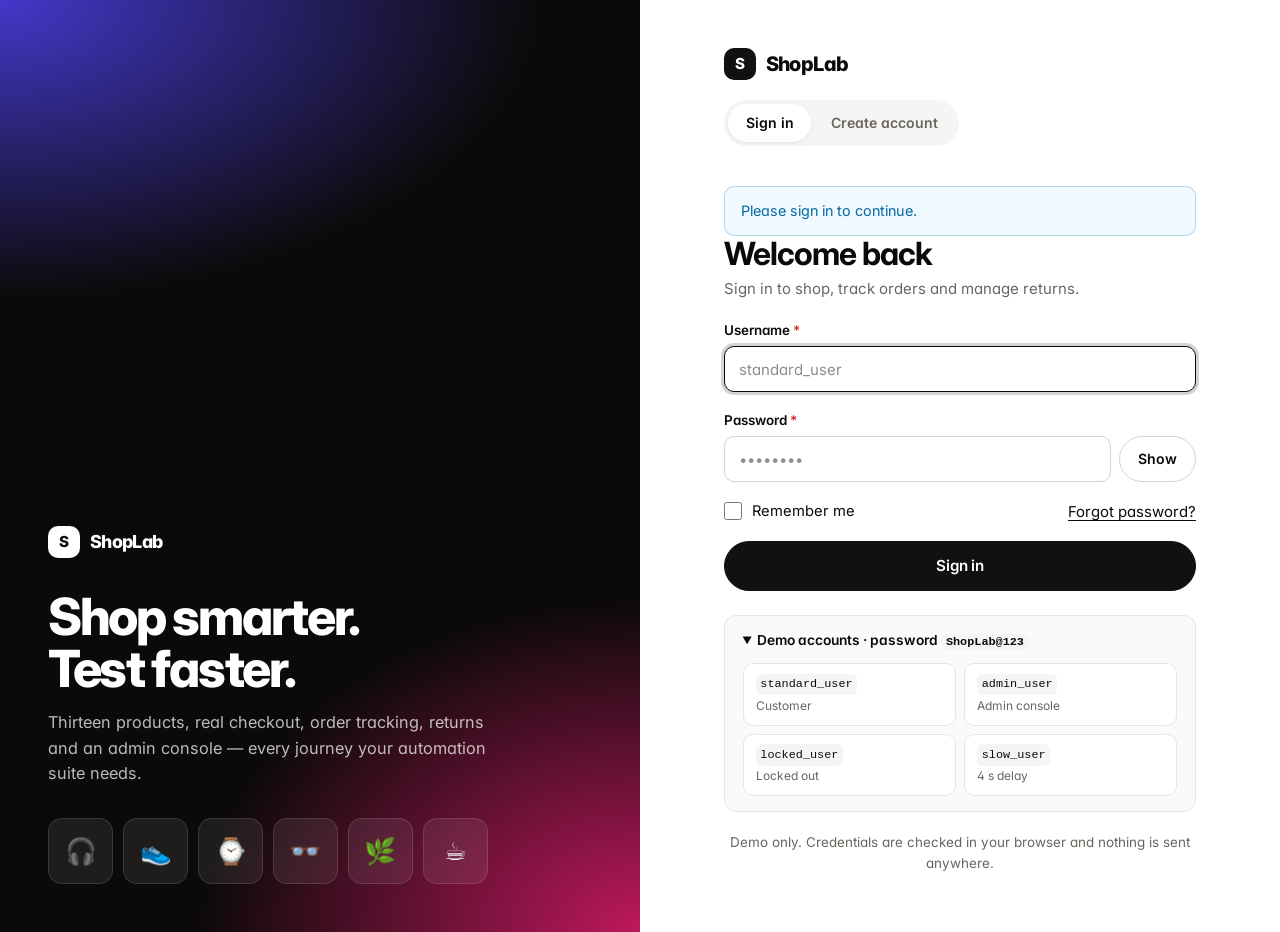
<file: product-detail.html>
<!DOCTYPE html>
<html lang="en">
<head>
  <meta charset="UTF-8">
  <meta name="viewport" content="width=device-width, initial-scale=1.0">
  <title>ShopLab — Product</title>
  <script src="auth-guard.js"></script>
  <link rel="preconnect" href="https://fonts.googleapis.com">
  <link rel="preconnect" href="https://fonts.gstatic.com" crossorigin>
  <link rel="stylesheet" href="https://fonts.googleapis.com/css2?family=Inter:wght@400;500;600;700;800&display=swap">
  <link rel="stylesheet" href="styles.css">
</head>
<body data-page="product-detail">
  <a href="#main" class="skip-link" data-testid="skip-link">Skip to content</a>
  <div id="app-header"></div>

  <main id="main" class="container">
    <section id="pdp-not-found" class="empty-state" data-testid="pdp-not-found" hidden style="margin-top:2rem">
      <span class="emoji" aria-hidden="true">🔍</span>
      <h1 id="pdp-not-found-title">Product not found</h1>
      <p id="pdp-not-found-text">The product you're looking for doesn't exist or was removed.</p>
      <a href="index.html" class="btn btn-primary" id="pdp-back-to-shop" data-testid="pdp-back-to-shop">Back to shop</a>
    </section>

    <div id="pdp-content" data-testid="pdp-content" hidden>
      <nav aria-label="Breadcrumb">
        <ol class="breadcrumb" data-testid="pdp-breadcrumb">
          <li><a href="index.html" data-testid="pdp-breadcrumb-home">Shop</a></li>
          <li id="pdp-breadcrumb-category" data-testid="pdp-breadcrumb-category"></li>
          <li aria-current="page" id="pdp-breadcrumb-current" data-testid="pdp-breadcrumb-current"></li>
        </ol>
      </nav>

      <div class="pdp">
        <!-- Gallery -->
        <section aria-label="Product images" data-testid="pdp-gallery">
          <div class="gallery-main" id="gallery-main" data-testid="pdp-gallery-main" tabindex="0" aria-label="Product image. Double-click to zoom, arrow keys to change image." data-zoomed="false">
            <img id="pdp-main-image" data-testid="pdp-main-image" alt="" draggable="false">
            <button type="button" class="gallery-arrow prev" id="gallery-prev" data-testid="pdp-gallery-prev" aria-label="Previous image">‹</button>
            <button type="button" class="gallery-arrow next" id="gallery-next" data-testid="pdp-gallery-next" aria-label="Next image">›</button>
            <span class="zoom-hint" aria-hidden="true">Double-click to zoom</span>
          </div>
          <div class="gallery-thumbs" id="pdp-thumbs" data-testid="pdp-thumbnails" role="group" aria-label="Choose image"></div>
        </section>

        <!-- Buy box -->
        <section class="pdp-info" aria-labelledby="pdp-title">
          <p class="product-category" id="pdp-category" data-testid="pdp-category"></p>
          <h1 id="pdp-title" data-testid="pdp-title"></h1>
          <p class="muted small">Sold by <strong id="pdp-vendor" data-testid="pdp-vendor"></strong></p>
          <button type="button" class="rating link-btn" id="pdp-rating" data-testid="pdp-rating"></button>
          <div class="price-row">
            <p class="price" id="pdp-price" data-testid="pdp-price"></p>
            <span class="compare-price" id="pdp-compare-price" data-testid="pdp-compare-price"></span>
            <span class="badge badge-sale" id="pdp-savings" data-testid="pdp-savings" hidden></span>
          </div>
          <p class="stock-note" id="pdp-stock" data-testid="pdp-stock-status"></p>
          <p id="pdp-short-description" data-testid="pdp-short-description"></p>

          <form id="pdp-form" name="pdp-form" data-testid="pdp-form" novalidate>
            <div class="pdp-options">
              <div class="field">
                <div class="row" style="justify-content:space-between">
                  <label for="pdp-variant" class="required">Option</label>
                  <button type="button" class="link-btn small" id="size-guide-link" data-testid="pdp-size-guide-link" hidden>📏 Size guide</button>
                </div>
                <select class="select" id="pdp-variant" name="variant" data-testid="pdp-variant-select" aria-describedby="pdp-variant-error" required>
                  <option value="">— Select an option —</option>
                </select>
                <p class="field-error" id="pdp-variant-error" data-testid="pdp-variant-error" role="alert"></p>
              </div>

              <div class="field">
                <span class="field-label" id="pdp-color-label">Colour: <strong id="pdp-color-name" data-testid="pdp-color-name"></strong></span>
                <fieldset class="swatches" id="pdp-colors" data-testid="pdp-color-options" aria-labelledby="pdp-color-label"></fieldset>
              </div>

              <!-- Prescription (required for glasses) -->
              <div class="option-panel" id="rx-panel" data-testid="pdp-prescription-panel" hidden>
                <h3>👓 Your prescription</h3>
                <p class="small muted">Upload a photo or PDF of your prescription. We check it before your lenses are made.</p>
                <div id="rx-uploader"></div>
                <div class="form-grid" style="margin-top:.75rem">
                  <div class="field">
                    <label for="rx-date" class="required">Prescription date</label>
                    <input type="date" class="input" id="rx-date" data-testid="pdp-prescription-date" aria-describedby="rx-date-error">
                    <p class="field-error" id="rx-date-error" data-testid="pdp-prescription-date-error"></p>
                  </div>
                  <div class="field">
                    <label for="rx-pd" class="required">Pupillary distance (mm)</label>
                    <input type="number" class="input" id="rx-pd" min="50" max="80" placeholder="63" data-testid="pdp-prescription-pd" aria-describedby="rx-pd-error">
                    <p class="field-error" id="rx-pd-error" data-testid="pdp-prescription-pd-error"></p>
                  </div>
                </div>
                <p class="field-error" id="rx-file-error" data-testid="pdp-prescription-file-error"></p>
              </div>

              <!-- Personalisation (optional) -->
              <div class="option-panel" id="custom-panel" data-testid="pdp-personalization-panel" hidden>
                <label class="switch-row" for="custom-toggle">
                  <span><strong>🎨 Add personalisation</strong> <span class="badge">+$5.00</span><br><span class="small muted">Upload your design and/or add custom text.</span></span>
                  <input type="checkbox" class="switch" role="switch" id="custom-toggle" data-testid="pdp-personalization-toggle" aria-controls="custom-fields">
                </label>
                <div id="custom-fields" data-testid="pdp-personalization-fields" hidden>
                  <div id="custom-uploader"></div>
                  <div class="field" style="margin-top:.75rem">
                    <label for="custom-text">Custom text <span class="muted small">(optional)</span></label>
                    <input type="text" class="input" id="custom-text" maxlength="20" placeholder="e.g. ALEX 2026" data-testid="pdp-personalization-text" aria-describedby="custom-text-count">
                    <span class="hint" id="custom-text-count" data-testid="pdp-personalization-text-count">0 / 20</span>
                  </div>
                  <p class="field-error" id="custom-error" data-testid="pdp-personalization-error"></p>
                </div>
              </div>

              <div class="field" id="pdp-qty-field">
                <span class="field-label" id="pdp-qty-label">Quantity</span>
                <div class="qty" data-testid="pdp-qty" role="group" aria-labelledby="pdp-qty-label">
                  <button type="button" id="pdp-qty-decrement" data-testid="pdp-qty-decrement" aria-label="Decrease quantity">−</button>
                  <input type="number" id="pdp-qty-input" name="qty" value="1" min="1" data-testid="pdp-qty-input" aria-label="Quantity">
                  <button type="button" id="pdp-qty-increment" data-testid="pdp-qty-increment" aria-label="Increase quantity">+</button>
                </div>
              </div>
            </div>

            <div class="buy-row">
              <button type="submit" class="btn btn-primary btn-lg" id="pdp-add-to-cart" data-testid="pdp-add-to-cart" value="add">Add to Cart</button>
              <button type="submit" class="btn btn-outline btn-lg" id="pdp-buy-now" data-testid="pdp-buy-now" value="buy">Buy now</button>
              <button type="button" class="btn btn-lg btn-icon-lg wishlist-btn" id="pdp-wishlist-toggle" data-testid="pdp-wishlist-toggle" aria-pressed="false" aria-label="Add to wishlist">♡</button>
              <div class="nav-item has-dropdown share-menu" data-testid="pdp-share">
                <button type="button" class="btn btn-lg btn-icon-lg" id="pdp-share-btn" data-testid="pdp-share-btn" aria-haspopup="true" aria-expanded="false" aria-controls="pdp-share-menu" aria-label="Share">↗</button>
                <div class="dropdown dropdown-right" id="pdp-share-menu" data-testid="pdp-share-menu" role="menu">
                  <button type="button" role="menuitem" data-share="copy" data-testid="pdp-share-copy">🔗 Copy link</button>
                  <a role="menuitem" id="pdp-share-email" data-testid="pdp-share-email" href="#">✉️ Share by email</a>
                  <button type="button" role="menuitem" data-share="popup" data-testid="pdp-share-popup">🪟 Open in new window</button>
                </div>
              </div>
            </div>
            <div id="pdp-add-success" class="alert alert-success" data-testid="pdp-add-success" role="status" hidden style="margin-top:1rem"></div>
          </form>

          <!-- Back in stock -->
          <form class="option-panel notify-panel" id="notify-form" data-testid="pdp-notify-form" novalidate hidden>
            <h3>🔔 Get notified when it’s back</h3>
            <div class="input-group">
              <input type="email" class="input" id="notify-email" placeholder="you@example.com" data-testid="pdp-notify-email" aria-label="Email for back-in-stock alert" aria-describedby="notify-error">
              <button type="submit" class="btn btn-primary" id="notify-submit" data-testid="pdp-notify-submit">Notify me</button>
            </div>
            <p class="field-error" id="notify-error" data-testid="pdp-notify-error"></p>
            <div class="alert alert-success" id="notify-success" data-testid="pdp-notify-success" role="status" hidden></div>
          </form>

          <ul class="perks" data-testid="pdp-perks">
            <li>🚚 <span id="pdp-delivery-estimate" data-testid="pdp-delivery-estimate"></span></li>
            <li>↩︎ Free 30-day returns from your account</li>
            <li>🔒 Secure checkout with SecurePay</li>
          </ul>
        </section>
      </div>

      <!-- Tabs -->
      <section class="tabs" data-testid="pdp-tabs" id="pdp-tabs">
        <div class="tablist" role="tablist" aria-label="Product information">
          <button type="button" class="tab" role="tab" id="tab-description" aria-controls="panel-description" data-testid="pdp-tab-description" data-tab="description">Description</button>
          <button type="button" class="tab" role="tab" id="tab-reviews" aria-controls="panel-reviews" data-testid="pdp-tab-reviews" data-tab="reviews">Reviews (<span id="pdp-review-count" data-testid="pdp-review-count">0</span>)</button>
          <button type="button" class="tab" role="tab" id="tab-shipping" aria-controls="panel-shipping" data-testid="pdp-tab-shipping" data-tab="shipping">Shipping &amp; returns</button>
          <button type="button" class="tab" role="tab" id="tab-terms" aria-controls="panel-terms" data-testid="pdp-tab-terms" data-tab="terms">Vendor terms</button>
        </div>

        <div class="tabpanel" role="tabpanel" id="panel-description" aria-labelledby="tab-description" data-testid="pdp-panel-description" tabindex="0">
          <p id="pdp-description" data-testid="pdp-description"></p>
          <ul class="feature-list" id="pdp-features" data-testid="pdp-features"></ul>
        </div>

        <div class="tabpanel" role="tabpanel" id="panel-reviews" aria-labelledby="tab-reviews" data-testid="pdp-panel-reviews" tabindex="0" hidden>
          <div class="reviews-layout">
            <div class="review-summary" data-testid="review-summary">
              <p class="review-avg"><strong id="review-avg" data-testid="review-average"></strong><span class="muted">/ 5</span></p>
              <div class="rating" id="review-avg-stars"></div>
              <div id="review-bars" data-testid="review-distribution"></div>
            </div>
            <div>
              <div class="row" style="justify-content:space-between;margin-bottom:.5rem">
                <strong>Customer reviews</strong>
                <label class="small row" style="gap:.4rem">Sort
                  <select class="select select-sm" id="review-sort" data-testid="review-sort-select" style="width:auto">
                    <option value="newest">Newest</option>
                    <option value="highest">Highest rated</option>
                    <option value="lowest">Lowest rated</option>
                  </select>
                </label>
              </div>
              <div class="review-scroll" id="pdp-reviews" data-testid="pdp-review-list" tabindex="0" aria-label="Reviews"></div>
            </div>
          </div>

          <form class="panel" id="review-form" name="review-form" data-testid="review-form" novalidate style="margin-top:1.5rem">
            <h3>Write a review</h3>
            <div id="review-success" class="alert alert-success" data-testid="review-success" role="status" hidden style="margin-bottom:1rem">Thanks! Your review was posted.</div>
            <div class="form-grid">
              <div class="field">
                <label for="review-name" class="required">Name</label>
                <input type="text" class="input" id="review-name" name="reviewName" data-testid="review-name-input" aria-describedby="review-name-error" autocomplete="name">
                <p class="field-error" id="review-name-error" data-testid="review-name-error" role="alert"></p>
              </div>
              <div class="field">
                <span class="field-label required" id="review-rating-label">Rating</span>
                <fieldset class="star-input" data-testid="review-rating" aria-labelledby="review-rating-label" aria-describedby="review-rating-error">
                  <input type="radio" name="rating" id="rating-5" value="5" data-testid="review-rating-5" aria-label="5 stars"><label for="rating-5" data-testid="review-star-5" title="5 stars">★</label>
                  <input type="radio" name="rating" id="rating-4" value="4" data-testid="review-rating-4" aria-label="4 stars"><label for="rating-4" data-testid="review-star-4" title="4 stars">★</label>
                  <input type="radio" name="rating" id="rating-3" value="3" data-testid="review-rating-3" aria-label="3 stars"><label for="rating-3" data-testid="review-star-3" title="3 stars">★</label>
                  <input type="radio" name="rating" id="rating-2" value="2" data-testid="review-rating-2" aria-label="2 stars"><label for="rating-2" data-testid="review-star-2" title="2 stars">★</label>
                  <input type="radio" name="rating" id="rating-1" value="1" data-testid="review-rating-1" aria-label="1 star"><label for="rating-1" data-testid="review-star-1" title="1 star">★</label>
                </fieldset>
                <p class="field-error" id="review-rating-error" data-testid="review-rating-error" role="alert"></p>
              </div>
              <div class="field span-2">
                <label for="review-comment" class="required">Review</label>
                <textarea class="textarea" id="review-comment" name="reviewComment" maxlength="500" data-testid="review-comment-input" aria-describedby="review-comment-error review-comment-count"></textarea>
                <span class="hint" id="review-comment-count" data-testid="review-comment-count">0 / 500</span>
                <p class="field-error" id="review-comment-error" data-testid="review-comment-error" role="alert"></p>
              </div>
            </div>
            <button type="submit" class="btn btn-primary" id="review-submit" data-testid="review-submit" style="margin-top:1rem">Submit review</button>
          </form>
        </div>

        <div class="tabpanel" role="tabpanel" id="panel-shipping" aria-labelledby="tab-shipping" data-testid="pdp-panel-shipping" tabindex="0" hidden>
          <table class="summary-table spec-table" data-testid="pdp-shipping-table">
            <tbody>
              <tr><td>Standard (5–7 business days)</td><td>$5.99 · free over $100</td></tr>
              <tr><td>Express (2–3 business days)</td><td>$14.99</td></tr>
              <tr><td>Overnight (next business day)</td><td>$29.99</td></tr>
            </tbody>
          </table>
          <p class="muted" style="margin-top:1rem">Returns are free within 30 days of delivery. Start a return from <a href="account.html#returns">My account → Returns</a>; you can attach photos if the item arrived damaged.</p>
        </div>

        <div class="tabpanel" role="tabpanel" id="panel-terms" aria-labelledby="tab-terms" data-testid="pdp-panel-terms" tabindex="0" hidden>
          <h3 id="pdp-terms-title" data-testid="pdp-terms-title"></h3>
          <ol id="pdp-terms" data-testid="pdp-terms-list"></ol>
        </div>
      </section>

      <!-- Recommendations (lazy loaded) -->
      <section class="recommendations" id="recommendations" data-testid="recommendations" aria-labelledby="rec-title">
        <h2 id="rec-title" class="section-title">You may also like</h2>
        <div class="loading-inline" id="rec-loading" data-testid="recommendations-loading" role="status"><span class="spinner" aria-hidden="true"></span> Finding recommendations…</div>
        <div class="scroller" id="rec-scroller" hidden>
          <button type="button" class="scroller-btn prev" data-testid="recommendations-prev" aria-label="Scroll recommendations left">‹</button>
          <div class="scroller-track" id="rec-track" data-testid="recommendations-track" tabindex="0"></div>
          <button type="button" class="scroller-btn next" data-testid="recommendations-next" aria-label="Scroll recommendations right">›</button>
        </div>
      </section>
    </div>
  </main>

  <!-- Size guide -->
  <dialog class="modal" id="size-guide-modal" data-testid="size-guide-modal" aria-labelledby="size-guide-title">
    <div class="modal-header"><h2 id="size-guide-title">Size guide</h2><button type="button" class="modal-close" data-testid="size-guide-close" aria-label="Close size guide">×</button></div>
    <div class="modal-body">
      <table class="data-table" data-testid="size-guide-table">
        <thead><tr><th>Size</th><th>Chest / foot (cm)</th><th>EU</th><th>UK</th></tr></thead>
        <tbody>
          <tr><td>XS / US 7</td><td>84 / 24.5</td><td>40</td><td>6</td></tr>
          <tr><td>S / US 8</td><td>90 / 25.4</td><td>41</td><td>7</td></tr>
          <tr><td>M / US 9</td><td>98 / 26.2</td><td>42.5</td><td>8</td></tr>
          <tr><td>L / US 10</td><td>106 / 27.1</td><td>44</td><td>9</td></tr>
          <tr><td>XL / US 11</td><td>114 / 27.9</td><td>45</td><td>10</td></tr>
        </tbody>
      </table>
    </div>
  </dialog>

  <div id="app-footer"></div>
  <script src="app.js"></script>
  <script src="pages/product.js"></script>
</body>
</html>
</file>
<file: styles.css>
/* ==========================================================================
   ShopLab — UI Automation Testbed
   Modern retail look (monochrome ink + soft neutrals, pill buttons, Inter).
   Plain CSS, no build step. Design tokens first, then components.
   ========================================================================== */

:root {
  --bg: #ffffff;
  --surface: #ffffff;
  --surface-2: #f5f5f4;
  --surface-3: #fafaf9;
  --border: #e7e5e4;
  --border-strong: #d6d3d1;
  --text: #0c0a09;
  --text-muted: #6b6560;
  --primary: #111111;
  --primary-hover: #333333;
  --primary-fg: #ffffff;
  --primary-soft: #f2f2f1;
  --accent: #4f46e5;
  --success: #15803d;
  --success-soft: #ecfdf3;
  --danger: #dc2626;
  --danger-soft: #fef2f2;
  --warning: #b45309;
  --warning-soft: #fffbeb;
  --info: #0369a1;
  --info-soft: #f0f9ff;
  --sale: #e11d48;
  --focus: 0 0 0 3px rgba(17, 17, 17, .18);
  --radius: 16px;
  --radius-md: 12px;
  --radius-sm: 10px;
  --radius-pill: 999px;
  --shadow: 0 1px 2px rgba(12, 10, 9, .04), 0 2px 8px rgba(12, 10, 9, .04);
  --shadow-lg: 0 24px 60px -12px rgba(12, 10, 9, .25);
  --font: "Inter", system-ui, -apple-system, "Segoe UI", Roboto, Helvetica, Arial, sans-serif;
  --mono: ui-monospace, SFMono-Regular, Menlo, Consolas, monospace;
  --header-h: 68px;
  color-scheme: light;
}

@media (prefers-color-scheme: dark) {
  :root {
    --bg: #0b0b0c;
    --surface: #131315;
    --surface-2: #1b1b1e;
    --surface-3: #161618;
    --border: #2a2a2e;
    --border-strong: #3a3a40;
    --text: #f5f5f4;
    --text-muted: #a8a29e;
    --primary: #fafaf9;
    --primary-hover: #e7e5e4;
    --primary-fg: #0b0b0c;
    --primary-soft: #232326;
    --accent: #a5b4fc;
    --success: #4ade80;
    --success-soft: #0f2a1a;
    --danger: #f87171;
    --danger-soft: #331517;
    --warning: #fbbf24;
    --warning-soft: #33270e;
    --info: #38bdf8;
    --info-soft: #0c2533;
    --sale: #fb7185;
    --focus: 0 0 0 3px rgba(250, 250, 249, .25);
    --shadow: 0 1px 2px rgba(0, 0, 0, .4);
    --shadow-lg: 0 24px 60px -12px rgba(0, 0, 0, .7);
    color-scheme: dark;
  }
}

*, *::before, *::after { box-sizing: border-box; }

html { scroll-behavior: smooth; -webkit-text-size-adjust: 100%; }

body {
  margin: 0;
  font-family: var(--font);
  font-size: 15px;
  line-height: 1.55;
  color: var(--text);
  background: var(--bg);
  min-height: 100vh;
  display: flex;
  flex-direction: column;
  -webkit-font-smoothing: antialiased;
  font-feature-settings: "cv11", "ss01";
}

main { flex: 1; }

img { max-width: 100%; display: block; }

a { color: inherit; text-underline-offset: 3px; }
a:hover { color: var(--text-muted); }

h1, h2, h3, h4 { line-height: 1.15; margin: 0 0 .5em; letter-spacing: -0.02em; font-weight: 700; }
h1 { font-size: clamp(1.7rem, 1.2rem + 1.6vw, 2.3rem); letter-spacing: -0.03em; }
h2 { font-size: 1.3rem; }
h3 { font-size: 1.02rem; letter-spacing: -0.01em; }

p { margin: 0 0 .75em; }

code, kbd { font-family: var(--mono); font-size: .86em; background: var(--surface-2); padding: .12em .4em; border-radius: 6px; }

::selection { background: var(--text); color: var(--bg); }

:focus-visible { outline: 2px solid var(--text); outline-offset: 2px; }

[hidden] { display: none !important; }

.visually-hidden {
  position: absolute !important;
  width: 1px; height: 1px;
  padding: 0; margin: -1px;
  overflow: hidden; clip: rect(0, 0, 0, 0);
  white-space: nowrap; border: 0;
}

.container { width: 100%; max-width: 1320px; margin: 0 auto; padding: 0 24px; }
@media (max-width: 600px) { .container { padding: 0 16px; } }

.muted { color: var(--text-muted); }
.small { font-size: .84rem; }
.mono { font-family: var(--mono); }
.stack > * + * { margin-top: 1rem; }
.row { display: flex; gap: .75rem; align-items: center; flex-wrap: wrap; }
.spacer { flex: 1; }
.section-title { font-size: 1.35rem; letter-spacing: -0.02em; margin-bottom: 1rem; }
.eyebrow { font-size: .78rem; font-weight: 600; letter-spacing: .12em; text-transform: uppercase; color: var(--text-muted); margin-bottom: .75rem; }

/* ---------- Announcement / Header / Footer ---------- */

.announcement-bar {
  background: var(--primary); color: var(--primary-fg);
  text-align: center; font-size: .8rem; letter-spacing: .01em;
  padding: .5rem 16px;
}

.site-header {
  position: sticky; top: 0; z-index: 50;
  background: color-mix(in srgb, var(--bg) 82%, transparent);
  backdrop-filter: saturate(180%) blur(14px);
  -webkit-backdrop-filter: saturate(180%) blur(14px);
  border-bottom: 1px solid var(--border);
}
.site-header .container { display: flex; align-items: center; gap: 1rem; height: var(--header-h); }
.brand { display: flex; align-items: center; gap: .6rem; font-weight: 800; font-size: 1.12rem; letter-spacing: -0.03em; color: var(--text); text-decoration: none; }
.brand:hover { color: var(--text); }
.brand-mark {
  width: 32px; height: 32px; border-radius: 10px; flex-shrink: 0;
  background: var(--primary); color: var(--primary-fg);
  display: grid; place-items: center; font-size: .95rem; font-weight: 800;
}
.brand small { font-weight: 500; color: var(--text-muted); font-size: .72rem; letter-spacing: 0; margin-left: .25rem; }

.main-nav { display: flex; gap: .15rem; margin-left: auto; align-items: center; }
.main-nav a {
  position: relative; padding: .5rem .85rem; border-radius: var(--radius-pill);
  color: var(--text); text-decoration: none; font-weight: 500; font-size: .92rem;
  transition: background .15s;
}
.main-nav a:hover { background: var(--surface-2); color: var(--text); }
.main-nav a[aria-current="page"]::after {
  content: ""; position: absolute; left: .85rem; right: .85rem; bottom: .2rem; height: 2px; border-radius: 2px; background: var(--text);
}
.main-nav .btn { margin-left: .25rem; }
.icon { display: inline-block; vertical-align: middle; flex-shrink: 0; }

.cart-link { display: inline-flex !important; align-items: center; gap: .4rem; }
.cart-count {
  min-width: 20px; height: 20px; padding: 0 6px; border-radius: var(--radius-pill);
  background: var(--primary); color: var(--primary-fg); font-size: .72rem; font-weight: 700;
  display: inline-grid; place-items: center;
}
.cart-count.bump { animation: bump .35s ease; }
@keyframes bump { 50% { transform: scale(1.35); } }

.user-chip {
  display: inline-flex; align-items: center; gap: .45rem;
  font-size: .85rem; color: var(--text-muted); padding: 0 .3rem 0 .6rem; white-space: nowrap;
}
.user-chip::before {
  content: attr(data-initial);
  width: 28px; height: 28px; border-radius: 50%;
  display: inline-grid; place-items: center;
  background: var(--surface-2); color: var(--text); font-weight: 700; font-size: .8rem;
  border: 1px solid var(--border);
}

.site-header .menu-toggle { display: none; margin-left: auto; }

@media (max-width: 760px) {
  .site-header .menu-toggle { display: inline-flex; }
  .main-nav {
    display: none; position: absolute; top: var(--header-h); left: 0; right: 0;
    flex-direction: column; align-items: stretch; gap: .25rem; padding: .75rem 16px 1rem;
    background: var(--bg); border-bottom: 1px solid var(--border); box-shadow: var(--shadow-lg);
  }
  .main-nav.is-open { display: flex; }
  .main-nav a[aria-current="page"]::after { display: none; }
  .main-nav a[aria-current="page"] { background: var(--surface-2); }
  .user-chip { padding: .4rem .85rem; }
}

.site-footer { margin-top: 4rem; border-top: 1px solid var(--border); background: var(--surface-3); padding: 2rem 0; font-size: .86rem; color: var(--text-muted); }
.site-footer .container { display: flex; gap: 1.5rem; flex-wrap: wrap; align-items: center; justify-content: space-between; }
.footer-brand { display: flex; gap: .75rem; align-items: center; color: var(--text); }
.footer-links { display: flex; gap: 1.25rem; flex-wrap: wrap; }
.footer-links a { color: var(--text-muted); text-decoration: none; }
.footer-links a:hover { color: var(--text); }

/* ---------- Buttons ---------- */

.btn {
  --btn-bg: var(--surface);
  --btn-fg: var(--text);
  --btn-border: var(--border-strong);
  display: inline-flex; align-items: center; justify-content: center; gap: .45rem;
  min-height: 40px; padding: .5rem 1.15rem;
  font: inherit; font-weight: 600; font-size: .88rem; letter-spacing: -0.005em;
  color: var(--btn-fg); background: var(--btn-bg);
  border: 1px solid var(--btn-border); border-radius: var(--radius-pill);
  cursor: pointer; text-decoration: none; white-space: nowrap;
  transition: background .15s, border-color .15s, color .15s, transform .08s, opacity .15s, box-shadow .15s;
}
.btn:hover:not(:disabled) { background: var(--surface-2); color: var(--btn-fg); }
.btn:active:not(:disabled) { transform: scale(.98); }
.btn:disabled, .btn[aria-disabled="true"] { opacity: .4; cursor: not-allowed; }

.btn-primary { --btn-bg: var(--primary); --btn-fg: var(--primary-fg); --btn-border: var(--primary); }
.btn-primary:hover:not(:disabled) { background: var(--primary-hover); border-color: var(--primary-hover); }
.btn-outline { --btn-bg: transparent; --btn-border: var(--text); }
.btn-outline:hover:not(:disabled) { background: var(--text); color: var(--bg); }
.btn-danger { --btn-bg: var(--danger); --btn-fg: #fff; --btn-border: var(--danger); }
.btn-danger:hover:not(:disabled) { background: var(--danger); filter: brightness(.92); }
.btn-success { --btn-bg: var(--success); --btn-fg: #fff; --btn-border: var(--success); }
.btn-success:hover:not(:disabled) { background: var(--success); filter: brightness(.95); }
.btn-ghost { --btn-bg: transparent; --btn-border: transparent; }
.btn-sm { min-height: 32px; padding: .3rem .8rem; font-size: .8rem; }
.btn-icon { width: 34px; padding: 0; }
.btn-sm.btn-icon { width: 30px; }
.btn-block { width: 100%; }
.btn-lg { min-height: 50px; padding: .7rem 1.6rem; font-size: .95rem; }

.btn.is-loading { pointer-events: none; }
.btn.is-loading::before {
  content: ""; width: 14px; height: 14px; border-radius: 50%;
  border: 2px solid currentColor; border-right-color: transparent;
  animation: spin .7s linear infinite;
}

.spinner {
  display: inline-block; width: 18px; height: 18px; border-radius: 50%;
  border: 2.5px solid var(--text); border-right-color: transparent;
  animation: spin .7s linear infinite; vertical-align: middle;
}
.spinner-lg { width: 36px; height: 36px; border-width: 3px; }
@keyframes spin { to { transform: rotate(360deg); } }

/* ---------- Forms ---------- */

.field { display: flex; flex-direction: column; gap: .35rem; }
.field label, .field-label { font-weight: 600; font-size: .84rem; }
.field .hint { font-size: .78rem; color: var(--text-muted); }
.required::after { content: " *"; color: var(--danger); }

.input, .select, .textarea {
  width: 100%; min-height: 46px; padding: .6rem .85rem;
  font: inherit; color: var(--text); background: var(--surface);
  border: 1px solid var(--border-strong); border-radius: var(--radius-sm);
  transition: border-color .15s, box-shadow .15s;
}
.select {
  appearance: none; -webkit-appearance: none; padding-right: 2.2rem;
  background-image: url("data:image/svg+xml;charset=utf-8,%3Csvg xmlns='http://www.w3.org/2000/svg' width='12' height='12' viewBox='0 0 24 24' fill='none' stroke='%23888' stroke-width='2.5' stroke-linecap='round' stroke-linejoin='round'%3E%3Cpath d='m6 9 6 6 6-6'/%3E%3C/svg%3E");
  background-repeat: no-repeat; background-position: right .85rem center;
}
.select[multiple] { min-height: 130px; padding: .35rem; background-image: none; }
.textarea { min-height: 96px; resize: vertical; }
.input::placeholder, .textarea::placeholder { color: color-mix(in srgb, var(--text-muted) 75%, transparent); }
.input:hover, .select:hover, .textarea:hover { border-color: var(--text-muted); }
.input:focus, .select:focus, .textarea:focus { border-color: var(--text); box-shadow: var(--focus); outline: none; }
.input:disabled, .select:disabled { background: var(--surface-2); cursor: not-allowed; }
.input[aria-invalid="true"], .select[aria-invalid="true"], .textarea[aria-invalid="true"] { border-color: var(--danger); box-shadow: 0 0 0 3px color-mix(in srgb, var(--danger) 15%, transparent); }
.input[aria-invalid="false"].was-validated { border-color: var(--success); }

.field-error { color: var(--danger); font-size: .8rem; margin: 0; }
.field-error:empty { display: none; }

.form-grid { display: grid; grid-template-columns: repeat(2, minmax(0, 1fr)); gap: 1rem; }
.form-grid .span-2 { grid-column: span 2; }
@media (max-width: 600px) {
  .form-grid { grid-template-columns: 1fr; }
  .form-grid .span-2 { grid-column: auto; }
}

.check { display: flex; align-items: flex-start; gap: .6rem; cursor: pointer; font-size: .92rem; }
.check input { width: 18px; height: 18px; margin: .15rem 0 0; accent-color: var(--primary); flex-shrink: 0; }

.radio-cards { display: grid; gap: .6rem; }
.radio-card {
  display: flex; align-items: center; gap: .85rem; padding: .95rem 1.1rem;
  border: 1px solid var(--border-strong); border-radius: var(--radius-md);
  background: var(--surface); cursor: pointer; transition: border-color .15s, box-shadow .15s;
}
.radio-card:hover { border-color: var(--text-muted); }
.radio-card:has(input:checked) { border-color: var(--text); box-shadow: inset 0 0 0 1px var(--text); }
.radio-card input { accent-color: var(--primary); width: 18px; height: 18px; margin: 0; }
.radio-card .rc-title { font-weight: 600; }
.radio-card .rc-price { margin-left: auto; font-weight: 700; }

input[type="range"] { width: 100%; accent-color: var(--primary); }

.input-group { display: flex; gap: .5rem; }
.input-group .input { flex: 1; }

.card-brand { font-size: .7rem; font-weight: 700; letter-spacing: .04em; padding: .15rem .5rem; border-radius: 6px; background: var(--surface-2); color: var(--text-muted); margin-left: .35rem; }

/* ---------- Panels / cards ---------- */

.panel {
  background: var(--surface); border: 1px solid var(--border);
  border-radius: var(--radius); padding: 1.5rem;
}
.panel + .panel { margin-top: 1rem; }
.panel-title { display: flex; align-items: center; gap: .7rem; margin-bottom: 1.15rem; }
.panel-title h2, .panel-title h3 { margin: 0; font-size: 1.15rem; }
.step-badge { width: 26px; height: 26px; border-radius: 50%; background: var(--primary); color: var(--primary-fg); display: grid; place-items: center; font-size: .78rem; font-weight: 700; }

/* ---------- Alerts / banners ---------- */

.alert {
  display: flex; gap: .6rem; align-items: flex-start;
  padding: .8rem 1rem; border-radius: var(--radius-sm);
  border: 1px solid transparent; font-size: .9rem;
}
.alert-success { background: var(--success-soft); color: var(--success); border-color: color-mix(in srgb, var(--success) 25%, transparent); }
.alert-error   { background: var(--danger-soft);  color: var(--danger);  border-color: color-mix(in srgb, var(--danger) 25%, transparent); }
.alert-info    { background: var(--info-soft);    color: var(--info);    border-color: color-mix(in srgb, var(--info) 25%, transparent); }
.alert-warning { background: var(--warning-soft); color: var(--warning); border-color: color-mix(in srgb, var(--warning) 25%, transparent); }
.alert ul { margin: .3rem 0 0; padding-left: 1.1rem; }
.alert a { color: inherit; }
.alert .alert-close { margin-left: auto; background: none; border: 0; color: inherit; cursor: pointer; font-size: 1.15rem; line-height: 1; }

.badge {
  display: inline-flex; align-items: center; padding: .18rem .55rem;
  font-size: .68rem; font-weight: 700; letter-spacing: .06em; text-transform: uppercase;
  border-radius: 6px; background: var(--surface-2); color: var(--text-muted);
}
.badge-sale { background: var(--sale); color: #fff; }
.badge-new { background: var(--primary); color: var(--primary-fg); }
.badge-success { background: var(--success-soft); color: var(--success); }
.badge-warning { background: var(--warning-soft); color: var(--warning); }
.badge-danger { background: var(--danger-soft); color: var(--danger); }

/* ---------- Toasts ---------- */

.toast-region { position: fixed; right: 20px; bottom: 20px; z-index: 1000; display: flex; flex-direction: column; gap: .5rem; max-width: min(380px, calc(100vw - 32px)); }
.toast {
  display: flex; gap: .6rem; align-items: center;
  padding: .8rem 1rem; border-radius: var(--radius-md);
  background: var(--primary); color: var(--primary-fg); box-shadow: var(--shadow-lg);
  font-size: .88rem; font-weight: 500; animation: toast-in .25s cubic-bezier(.2, .9, .3, 1.2);
}
.toast[data-type="success"]::before { content: "✓"; font-weight: 800; color: #4ade80; }
.toast[data-type="error"] { background: var(--danger); color: #fff; }
.toast button { margin-left: auto; background: none; border: 0; color: inherit; cursor: pointer; font-size: 1.1rem; opacity: .7; }
@keyframes toast-in { from { opacity: 0; transform: translateY(10px) scale(.98); } }

/* ---------- Catalog: hero, categories, value props ---------- */

.hero {
  margin: 1.5rem 0 2.5rem; padding: clamp(2rem, 4vw, 3.5rem);
  border-radius: 24px; background: var(--surface-2);
  display: grid; grid-template-columns: minmax(0, 1.15fr) minmax(0, 1fr); gap: 2rem; align-items: center;
  overflow: hidden;
}
.hero h1 { font-size: clamp(2rem, 1.2rem + 3vw, 3.6rem); line-height: 1.02; letter-spacing: -0.045em; font-weight: 800; margin-bottom: 1rem; max-width: 14ch; }
.hero-sub { color: var(--text-muted); font-size: 1.05rem; max-width: 46ch; margin-bottom: 1.75rem; }
.hero-visual { display: grid; grid-template-columns: 1fr 1fr; gap: 1rem; max-width: 420px; justify-self: end; width: 100%; }
.hero-tile {
  aspect-ratio: 1; border-radius: 20px; display: grid; place-items: center;
  font-size: clamp(3rem, 2rem + 4vw, 5.5rem); box-shadow: var(--shadow);
  transition: transform .4s cubic-bezier(.2, .8, .2, 1);
}
.hero-tile:hover { transform: translateY(-6px) rotate(-2deg); }
.hero-tile.t1 { background: #e0e7ff; }
.hero-tile.t2 { background: #ffedd5; transform: translateY(1.5rem); }
.hero-tile.t3 { background: #e0f2fe; }
.hero-tile.t4 { background: #dcfce7; transform: translateY(1.5rem); }
@media (prefers-color-scheme: dark) {
  .hero-tile.t1 { background: #23264a; } .hero-tile.t2 { background: #3b2513; }
  .hero-tile.t3 { background: #10283a; } .hero-tile.t4 { background: #12301d; }
}
@media (max-width: 860px) {
  .hero { grid-template-columns: 1fr; }
  .hero-visual { grid-template-columns: repeat(4, 1fr); max-width: none; justify-self: stretch; }
  .hero-tile { font-size: 2.4rem; border-radius: 14px; }
  .hero-tile.t2, .hero-tile.t4 { transform: none; }
}

.category-strip { margin-bottom: 2.5rem; }
.category-tiles { display: grid; grid-template-columns: repeat(6, minmax(0, 1fr)); gap: .9rem; }
@media (max-width: 900px) { .category-tiles { grid-template-columns: repeat(3, minmax(0, 1fr)); } }
.category-tile {
  display: flex; flex-direction: column; align-items: center; gap: .6rem;
  padding: 1.25rem .5rem; border-radius: var(--radius); background: var(--surface-2);
  text-decoration: none; font-weight: 600; font-size: .9rem; color: var(--text);
  border: 1px solid transparent; transition: transform .2s, border-color .2s, background .2s;
}
.category-tile:hover { transform: translateY(-3px); color: var(--text); border-color: var(--border-strong); }
.category-tile[aria-current="true"] { border-color: var(--text); background: var(--surface); }
.category-emoji { font-size: 2rem; line-height: 1; }

.value-props {
  margin-top: 3.5rem; display: grid; grid-template-columns: repeat(4, minmax(0, 1fr)); gap: 1rem;
  border-top: 1px solid var(--border); padding-top: 2rem;
}
.value-props div { display: flex; flex-direction: column; gap: .2rem; }
.value-props span { color: var(--text-muted); font-size: .86rem; }
@media (max-width: 760px) { .value-props { grid-template-columns: repeat(2, minmax(0, 1fr)); } }

/* ---------- Catalog: filters + grid ---------- */

.catalog-layout { display: grid; grid-template-columns: 250px minmax(0, 1fr); gap: 2.5rem; align-items: start; }
@media (max-width: 900px) { .catalog-layout { grid-template-columns: minmax(0, 1fr); gap: 1.5rem; } }

.filters { position: sticky; top: calc(var(--header-h) + 16px); border: 0; padding: 0; background: transparent; }
@media (max-width: 900px) { .filters { position: static; border: 1px solid var(--border); padding: 1.25rem; } }
.filters-heading { font-size: 1.05rem; margin-bottom: 1rem; }
.filters .field, .filters fieldset { padding: 1rem 0; border-top: 1px solid var(--border); margin: 0; }
.filters fieldset { border-left: 0; border-right: 0; border-bottom: 0; }
.filters legend { font-weight: 600; font-size: .84rem; padding: 1rem 0 .5rem; float: left; width: 100%; }
.filters fieldset .chip-group { clear: both; }

.chip-group { display: flex; flex-wrap: wrap; gap: .45rem; }
.chip {
  display: inline-flex; align-items: center;
  padding: .38rem .8rem; border-radius: var(--radius-pill); border: 1px solid var(--border-strong);
  background: var(--surface); font-size: .82rem; font-weight: 500; cursor: pointer; user-select: none;
  transition: background .15s, border-color .15s;
}
.chip:hover { border-color: var(--text); }
.chip input { width: 14px; height: 14px; margin: 0 .4rem 0 0; cursor: pointer; accent-color: var(--primary-fg); }
.chip:has(input:checked) { background: var(--primary); border-color: var(--primary); color: var(--primary-fg); }
.chip:has(input:focus-visible) { outline: 2px solid var(--text); outline-offset: 2px; }

.range-labels { display: flex; justify-content: space-between; font-size: .76rem; color: var(--text-muted); }

.catalog-toolbar { display: flex; align-items: center; gap: 1rem; margin-bottom: 1.25rem; flex-wrap: wrap; }
.catalog-toolbar .select { width: auto; min-height: 40px; border-radius: var(--radius-pill); padding-left: 1rem; }
#results-count { font-size: .88rem; }

.product-grid { display: grid; grid-template-columns: repeat(auto-fill, minmax(240px, 1fr)); gap: 2rem 1.25rem; }
.product-grid[data-state="loading"] { display: block; }

.loading-state, .empty-state {
  display: flex; flex-direction: column; align-items: center; justify-content: center; gap: .75rem;
  padding: 3.5rem 1rem; text-align: center; color: var(--text-muted);
  border-radius: var(--radius); background: var(--surface-2);
}
.empty-state .emoji { font-size: 2.5rem; }

.product-card { display: flex; flex-direction: column; background: transparent; }
.product-card.is-out-of-stock .product-media img { filter: grayscale(.6); opacity: .7; }

.product-media-wrap { position: relative; }
.product-media { position: relative; display: block; aspect-ratio: 1; overflow: hidden; background: var(--surface-2); border-radius: var(--radius); }
.product-media img { width: 100%; height: 100%; object-fit: cover; transition: transform .6s cubic-bezier(.2, .8, .2, 1); }
.product-card:hover .product-media img { transform: scale(1.05); }
.product-media .badge { position: absolute; top: 12px; left: 12px; }

.card-wish {
  position: absolute; top: 10px; right: 10px; z-index: 2;
  width: 38px; height: 38px; border-radius: 50%; border: 0;
  background: color-mix(in srgb, var(--surface) 88%, transparent); color: var(--text);
  font-size: 1.15rem; line-height: 1; cursor: pointer; display: grid; place-items: center;
  box-shadow: var(--shadow); backdrop-filter: blur(6px);
  transition: transform .15s, color .15s;
}
.card-wish:hover { transform: scale(1.08); }
.card-wish[aria-pressed="true"] { color: var(--sale); }

.product-body { padding: .9rem .15rem 0; display: flex; flex-direction: column; gap: .35rem; flex: 1; }
.product-category { font-size: .72rem; text-transform: uppercase; letter-spacing: .1em; color: var(--text-muted); margin: 0; font-weight: 500; }
.product-title { margin: 0; font-size: 1rem; font-weight: 600; letter-spacing: -0.01em; }
.product-title a { color: var(--text); text-decoration: none; }
.product-title a:hover { text-decoration: underline; }
.rating { color: var(--text); font-size: .8rem; letter-spacing: 1px; }
.rating span { color: var(--text-muted); letter-spacing: 0; margin-left: .3rem; }
.price-row { display: flex; align-items: baseline; gap: .5rem; }
.price { font-weight: 700; font-size: 1.05rem; margin: 0; letter-spacing: -0.01em; }
.compare-price { color: var(--text-muted); text-decoration: line-through; font-size: .86rem; }
.price-row:has(.compare-price:not(:empty)) .price { color: var(--sale); }
.tag-list { display: flex; gap: .3rem; flex-wrap: wrap; }
.stock-note { font-size: .78rem; margin: 0; }
.stock-note.low { color: var(--warning); font-weight: 600; }
.stock-note.out { color: var(--danger); font-weight: 600; }
.color-dots { display: flex; align-items: center; gap: .3rem; }
.color-dots .swatch-dot { width: 12px; height: 12px; }
.color-dots .small { margin-left: .2rem; }

.card-actions { display: flex; gap: .5rem; align-items: center; margin-top: auto; padding-top: .6rem; }
.card-actions .btn { flex: 1; }
.card-links { display: flex; gap: 1rem; font-size: .8rem; padding-top: .3rem; }
.card-links a { color: var(--text-muted); }
.card-links a:hover { color: var(--text); }

.qty { display: inline-flex; align-items: center; border: 1px solid var(--border-strong); border-radius: var(--radius-pill); overflow: hidden; background: var(--surface); }
.qty button {
  width: 34px; height: 38px; border: 0; background: transparent; color: var(--text);
  font-size: 1.05rem; cursor: pointer;
}
.qty button:hover:not(:disabled) { background: var(--surface-2); }
.qty button:disabled { opacity: .3; cursor: not-allowed; }
.qty input {
  width: 36px; height: 38px; border: 0; text-align: center; font: inherit; font-weight: 600;
  background: transparent; color: var(--text); -moz-appearance: textfield; appearance: textfield;
}
.qty input::-webkit-outer-spin-button, .qty input::-webkit-inner-spin-button { -webkit-appearance: none; margin: 0; }
.qty-sm button { height: 30px; width: 28px; }
.qty-sm input { height: 30px; width: 30px; font-size: .85rem; }

.btn.is-added { --btn-bg: var(--success); --btn-border: var(--success); --btn-fg: #fff; }

/* ---------- Product detail ---------- */

.breadcrumb { display: flex; gap: .45rem; font-size: .84rem; color: var(--text-muted); margin: 1.5rem 0; flex-wrap: wrap; padding: 0; list-style: none; }
.breadcrumb a { color: var(--text-muted); text-decoration: none; }
.breadcrumb a:hover { color: var(--text); }
.breadcrumb li + li::before { content: "/"; margin-right: .45rem; opacity: .5; }

.pdp { display: grid; grid-template-columns: minmax(0, 1.2fr) minmax(0, 1fr); gap: 3rem; align-items: start; }
@media (max-width: 860px) { .pdp { grid-template-columns: minmax(0, 1fr); gap: 1.5rem; } }

.gallery-main { border-radius: 20px; overflow: hidden; aspect-ratio: 1; background: var(--surface-2); }
.gallery-main img { width: 100%; height: 100%; object-fit: cover; }
.gallery-thumbs { display: flex; gap: .75rem; margin-top: .85rem; }
.gallery-thumbs button { width: 84px; aspect-ratio: 1; padding: 0; border: 2px solid transparent; border-radius: var(--radius-md); overflow: hidden; cursor: pointer; background: none; opacity: .7; transition: opacity .15s, border-color .15s; }
.gallery-thumbs button:hover { opacity: 1; }
.gallery-thumbs button[aria-pressed="true"] { border-color: var(--text); opacity: 1; }
.gallery-thumbs img { width: 100%; height: 100%; object-fit: cover; }

.pdp-info { position: sticky; top: calc(var(--header-h) + 24px); }
@media (max-width: 860px) { .pdp-info { position: static; } }
.pdp-info h1 { margin-bottom: .35rem; font-size: clamp(1.7rem, 1.2rem + 1.5vw, 2.4rem); }
.pdp-info .price { font-size: 1.5rem; }
.pdp-options { display: grid; gap: 1.15rem; margin: 1.5rem 0; padding: 1.5rem 0; border-top: 1px solid var(--border); border-bottom: 1px solid var(--border); }
.swatches { display: flex; gap: .5rem; flex-wrap: wrap; border: 0; padding: 0; margin: 0; }
.swatch { display: inline-flex; align-items: center; gap: .45rem; padding: .4rem .85rem; border: 1px solid var(--border-strong); border-radius: var(--radius-pill); cursor: pointer; font-size: .85rem; font-weight: 500; }
.swatch:hover { border-color: var(--text); }
.swatch:has(input:checked) { border-color: var(--text); box-shadow: inset 0 0 0 1px var(--text); }
.swatch input { accent-color: var(--primary); margin: 0; }
.swatch-dot { width: 16px; height: 16px; border-radius: 50%; border: 1px solid rgba(0, 0, 0, .12); display: inline-block; flex-shrink: 0; }

.wishlist-btn[aria-pressed="true"] { color: var(--sale); border-color: var(--sale); }

.tabs { margin-top: 3.5rem; }
.tablist { display: flex; gap: 1.5rem; border-bottom: 1px solid var(--border); overflow-x: auto; }
.tab {
  padding: .85rem 0; border: 0; background: none; font: inherit; font-weight: 600; font-size: .95rem;
  color: var(--text-muted); cursor: pointer; border-bottom: 2px solid transparent; margin-bottom: -1px; white-space: nowrap;
}
.tab:hover { color: var(--text); }
.tab[aria-selected="true"] { color: var(--text); border-bottom-color: var(--text); }
.tabpanel { padding: 1.5rem 0; max-width: 820px; }

.review { padding: 1.15rem 0; border-bottom: 1px solid var(--border); }
.review:last-child { border-bottom: 0; }
.review-head { display: flex; gap: .75rem; align-items: center; flex-wrap: wrap; }
.review-head strong { font-size: .95rem; }

.star-input { display: inline-flex; flex-direction: row-reverse; justify-content: flex-end; gap: .15rem; border: 0; padding: 0; margin: 0; }
.star-input input { position: absolute; opacity: 0; width: 1px; height: 1px; }
.star-input label { font-size: 1.7rem; color: var(--border-strong); cursor: pointer; line-height: 1; transition: color .1s; }
.star-input input:checked ~ label,
.star-input label:hover, .star-input label:hover ~ label { color: var(--text); }
.star-input input:focus-visible + label { outline: 2px solid var(--text); border-radius: 4px; }

/* ---------- Checkout ---------- */

.checkout-layout { display: grid; grid-template-columns: minmax(0, 1fr) 420px; gap: 2rem; align-items: start; margin-top: 1.5rem; }
@media (max-width: 960px) { .checkout-layout { grid-template-columns: minmax(0, 1fr); } }
.summary { position: sticky; top: calc(var(--header-h) + 16px); background: var(--surface-3); }
@media (max-width: 960px) { .summary { position: static; } }

.cart-list { list-style: none; margin: 0; padding: 0; display: flex; flex-direction: column; gap: .6rem; min-height: 40px; }
.cart-item {
  display: grid; grid-template-columns: auto 56px 1fr auto; gap: .7rem; align-items: center;
  padding: .65rem; border: 1px solid var(--border); border-radius: var(--radius-md); background: var(--surface);
}
.cart-item img { width: 56px; height: 56px; border-radius: 10px; object-fit: cover; }
.cart-item-name { font-weight: 600; font-size: .88rem; margin: 0; line-height: 1.3; }
.cart-item-meta { display: flex; gap: .5rem; align-items: center; margin-top: .35rem; flex-wrap: wrap; }
.cart-item-total { font-weight: 700; font-size: .9rem; text-align: right; }
.cart-item-actions { display: flex; flex-direction: column; align-items: flex-end; gap: .25rem; }

.drag-handle { cursor: grab; color: var(--text-muted); user-select: none; font-size: 1.1rem; padding: 0 .1rem; }
[draggable="true"] { cursor: grab; }
.is-dragging { opacity: .45; outline: 2px dashed var(--text); }
.is-drop-target { background: var(--primary-soft) !important; outline: 2px dashed var(--text-muted); outline-offset: 2px; }

.totals { margin: 1.25rem 0 0; display: grid; gap: .5rem; }
.totals div { display: flex; justify-content: space-between; font-size: .9rem; }
.totals dt { color: var(--text-muted); }
.totals dt, .totals dd { margin: 0; }
.totals .total-row { border-top: 1px solid var(--border); padding-top: .85rem; margin-top: .35rem; font-size: 1.2rem; font-weight: 800; letter-spacing: -0.02em; }
.totals .total-row dt { color: var(--text); }
.discount-value { color: var(--success); }

.promo-loading { display: flex; align-items: center; gap: .6rem; padding: .7rem .9rem; border-radius: var(--radius-sm); background: var(--surface-2); font-size: .88rem; }

.iframe-shell { border: 1px solid var(--border); border-radius: var(--radius-md); overflow: hidden; background: var(--surface-2); }
.iframe-shell iframe { display: block; width: 100%; border: 0; }

.success-hero { text-align: center; padding: 3rem 1rem; }
.success-hero .check-circle { width: 72px; height: 72px; border-radius: 50%; background: var(--primary); color: var(--primary-fg); display: grid; place-items: center; font-size: 2rem; margin: 0 auto 1.25rem; }

/* ---------- Dialog / overlay ---------- */

dialog.modal {
  border: 0; padding: 0; border-radius: 20px; box-shadow: var(--shadow-lg);
  width: min(540px, calc(100vw - 32px)); color: var(--text); background: var(--surface);
}
dialog.modal[open] { animation: modal-in .25s cubic-bezier(.2, .9, .3, 1.1); }
@keyframes modal-in { from { opacity: 0; transform: translateY(12px) scale(.98); } }
dialog.modal::backdrop { background: rgba(12, 10, 9, .45); backdrop-filter: blur(4px); }
.modal-header { display: flex; align-items: center; justify-content: space-between; padding: 1.15rem 1.5rem; border-bottom: 1px solid var(--border); }
.modal-header h2 { margin: 0; font-size: 1.15rem; }
.modal-body { padding: 1.5rem; }
.modal-footer { display: flex; justify-content: flex-end; gap: .5rem; padding: 1rem 1.5rem; border-top: 1px solid var(--border); background: var(--surface-3); }
.modal-close { background: none; border: 0; font-size: 1.5rem; cursor: pointer; color: var(--text-muted); line-height: 1; }
.modal-close:hover { color: var(--text); }

.overlay {
  position: fixed; inset: 0; z-index: 900; display: grid; place-items: center; padding: 16px;
  background: rgba(12, 10, 9, .5); backdrop-filter: blur(4px);
}
.overlay-card { background: var(--surface); border-radius: 20px; padding: 1.75rem; width: min(440px, 100%); box-shadow: var(--shadow-lg); }

.summary-table { width: 100%; border-collapse: collapse; font-size: .9rem; }
.summary-table td { padding: .4rem 0; }
.summary-table td:last-child { text-align: right; }

/* ---------- Login ---------- */

.auth-page { background: var(--bg); }
.auth-split { display: grid; grid-template-columns: minmax(0, 1fr) minmax(0, 1fr); min-height: 100vh; }
.auth-aside {
  position: relative; overflow: hidden; color: #fff;
  background: radial-gradient(900px 500px at 0% 0%, #4338ca 0%, transparent 60%),
              radial-gradient(800px 600px at 100% 100%, #be185d 0%, transparent 55%), #0c0a09;
  display: flex; align-items: flex-end; padding: 3rem;
}
.auth-aside-inner { max-width: 440px; position: relative; z-index: 1; }
.auth-aside h2 { font-size: clamp(2rem, 1.2rem + 2.5vw, 3.2rem); line-height: 1.02; letter-spacing: -0.045em; font-weight: 800; margin: 2rem 0 1rem; }
.auth-aside p { color: rgba(255, 255, 255, .72); font-size: 1.02rem; }
.auth-brand-light { color: #fff; }
.auth-brand-light .brand-mark { background: #fff; color: #0c0a09; }
.auth-tiles { display: grid; grid-template-columns: repeat(6, 1fr); gap: .6rem; margin-top: 2rem; }
.auth-tiles span { aspect-ratio: 1; border-radius: 14px; display: grid; place-items: center; font-size: 1.6rem; background: rgba(255, 255, 255, .08); border: 1px solid rgba(255, 255, 255, .12); backdrop-filter: blur(6px); }
.auth-shell { width: 100%; max-width: 460px; margin: 0 auto; padding: 48px 24px; display: flex; flex-direction: column; justify-content: center; gap: 1.25rem; }
.auth-brand { font-size: 1.25rem; }
.auth-card { padding: 0; border: 0; background: transparent; }
.auth-card h1 { margin-bottom: .3rem; font-size: 2rem; }
.auth-card form { display: grid; gap: 1.1rem; margin-top: 1.25rem; }
.auth-card .alert { margin-top: 1rem; }
.demo-creds { margin-top: 1.5rem; padding: .9rem 1.1rem; border: 1px solid var(--border); border-radius: var(--radius-md); background: var(--surface-3); font-size: .86rem; }
.demo-creds summary { cursor: pointer; font-weight: 600; }
.demo-creds table { margin-top: .5rem; }
.demo-creds td:last-child { text-align: right; color: var(--text-muted); }
@media (max-width: 860px) {
  .auth-split { grid-template-columns: minmax(0, 1fr); }
  .auth-aside { display: none; }
}

/* ---------- Uploads, tables, menus ---------- */

.dropzone {
  display: block;
  border: 1.5px dashed var(--border-strong); border-radius: var(--radius); padding: 2.5rem 1rem;
  text-align: center; background: var(--surface-3); cursor: pointer; transition: background .15s, border-color .15s;
}
.dropzone:hover, .dropzone.is-dragover { border-color: var(--text); background: var(--surface-2); }
.dropzone .dz-icon { font-size: 2rem; margin-bottom: .25rem; }
.upload-list { list-style: none; padding: 0; margin: 1rem 0 0; display: grid; grid-template-columns: repeat(auto-fill, minmax(150px, 1fr)); gap: .75rem; }
.upload-item { border: 1px solid var(--border); border-radius: var(--radius-md); overflow: hidden; background: var(--surface); }
.upload-item .thumb { aspect-ratio: 4 / 3; background: var(--surface-2); display: grid; place-items: center; font-size: 2rem; }
.upload-item .thumb img { width: 100%; height: 100%; object-fit: cover; }
.upload-item .meta { padding: .55rem; font-size: .78rem; display: flex; flex-direction: column; gap: .3rem; }
.upload-item .name { font-weight: 600; overflow: hidden; text-overflow: ellipsis; white-space: nowrap; }

.progress { width: 100%; height: 8px; border-radius: var(--radius-pill); background: var(--surface-2); overflow: hidden; }
.progress-bar { height: 100%; width: 0; background: var(--primary); transition: width .1s linear; }

/* Table */
.table-toolbar { display: flex; gap: .75rem; align-items: center; flex-wrap: wrap; margin-bottom: .9rem; }
.table-toolbar .input { max-width: 260px; min-height: 40px; }
.table-toolbar .select { width: auto; min-height: 40px; }
.table-wrap { overflow-x: auto; border: 1px solid var(--border); border-radius: var(--radius-md); }
.data-table { width: 100%; border-collapse: collapse; font-size: .86rem; }
.data-table th, .data-table td { padding: .65rem .75rem; text-align: left; border-bottom: 1px solid var(--border); white-space: nowrap; }
.data-table tbody tr:last-child td { border-bottom: 0; }
.data-table thead th { background: var(--surface-3); font-size: .72rem; font-weight: 600; text-transform: uppercase; letter-spacing: .06em; color: var(--text-muted); position: sticky; top: 0; }
.data-table tbody tr:hover { background: var(--surface-3); }
.data-table tbody tr.is-selected { background: var(--primary-soft); }
.data-table tbody tr.is-editing { background: var(--warning-soft); }
.data-table .num { text-align: right; }
.data-table .input { min-height: 32px; padding: .25rem .5rem; width: 90px; border-radius: 8px; }
.data-table input[type="checkbox"] { accent-color: var(--primary); width: 16px; height: 16px; }
.sort-btn { all: unset; cursor: pointer; display: inline-flex; gap: .3rem; align-items: center; }
.sort-btn:hover { color: var(--text); }
.sort-btn:focus-visible { outline: 2px solid var(--text); border-radius: 3px; }
.sort-indicator { opacity: .4; }
th[aria-sort="ascending"], th[aria-sort="descending"] { color: var(--text) !important; }
th[aria-sort="ascending"] .sort-indicator, th[aria-sort="descending"] .sort-indicator { opacity: 1; }
.row-actions { display: flex; gap: .3rem; }

.pagination { display: flex; gap: .3rem; align-items: center; flex-wrap: wrap; margin-top: .9rem; }
.pagination .btn[aria-current="page"] { --btn-bg: var(--primary); --btn-fg: var(--primary-fg); --btn-border: var(--primary); }

/* Combobox */
.combobox { position: relative; }
.combobox-field { position: relative; display: flex; }
.combobox-field .input { padding-right: 2.4rem; }
.combobox-toggle { position: absolute; right: 4px; top: 4px; bottom: 4px; width: 34px; border: 0; background: none; color: var(--text-muted); cursor: pointer; border-radius: 8px; }
.combobox-toggle:hover { background: var(--surface-2); }
.listbox {
  position: absolute; z-index: 60; left: 0; right: 0; top: calc(100% + 6px);
  max-height: 260px; overflow-y: auto; margin: 0; padding: .35rem; list-style: none;
  background: var(--surface); border: 1px solid var(--border); border-radius: var(--radius-md); box-shadow: var(--shadow-lg);
}
.listbox [role="option"] { padding: .55rem .7rem; border-radius: 8px; cursor: pointer; font-size: .9rem; display: flex; justify-content: space-between; gap: .5rem; }
.listbox [role="option"]:hover { background: var(--surface-2); }
.listbox [role="option"].is-active { background: var(--primary); color: var(--primary-fg); }
.listbox [role="option"].is-active .muted { color: inherit; opacity: .75; }
.listbox [role="option"][aria-selected="true"]::after { content: "✓"; }
.listbox mark { background: transparent; color: inherit; font-weight: 800; text-decoration: underline; }
.listbox .no-results { padding: .55rem .7rem; color: var(--text-muted); font-size: .88rem; }

.context-menu { position: fixed; z-index: 950; min-width: 170px; padding: .35rem; background: var(--surface); border: 1px solid var(--border); border-radius: var(--radius-md); box-shadow: var(--shadow-lg); list-style: none; margin: 0; }
.context-menu button { all: unset; display: block; width: 100%; box-sizing: border-box; padding: .45rem .7rem; border-radius: 8px; cursor: pointer; font-size: .88rem; }
.context-menu button:hover, .context-menu button:focus-visible { background: var(--surface-2); }

@media (prefers-reduced-motion: reduce) {
  *, *::before, *::after { animation-duration: .01ms !important; transition-duration: .01ms !important; scroll-behavior: auto !important; }
}

.field > .qty { align-self: flex-start; }

/* ==========================================================================
   v2: integrated store components
   ========================================================================== */

.skip-link { position: absolute; left: -999px; top: 8px; z-index: 2000; background: var(--primary); color: var(--primary-fg); padding: .5rem 1rem; border-radius: var(--radius-pill); }
.skip-link:focus { left: 16px; }
.link-btn { background: none; border: 0; padding: 0; font: inherit; color: inherit; text-decoration: underline; text-underline-offset: 3px; cursor: pointer; }
.link-btn:hover { color: var(--text-muted); }
.hr { border: 0; border-top: 1px solid var(--border); margin: .25rem 0; }
.badge-info { background: var(--info-soft); color: var(--info); }
main.container { padding-top: 1.25rem; }

/* ---------- Header v2 ---------- */
.announcement-bar { display: flex; justify-content: center; gap: .6rem; flex-wrap: wrap; }
.announcement-bar .dot { opacity: .5; }
.site-header .header-inner { gap: 1.25rem; }
.site-header .main-nav { margin-left: .5rem; }
.nav-item { position: relative; }
.nav-trigger {
  display: inline-flex; align-items: center; gap: .3rem; padding: .5rem .85rem; border-radius: var(--radius-pill);
  background: none; border: 0; font: inherit; font-weight: 500; font-size: .92rem; color: var(--text); cursor: pointer;
}
.nav-trigger:hover, .nav-item.is-open .nav-trigger { background: var(--surface-2); }
.nav-item.is-open .nav-trigger .icon { transform: rotate(180deg); }
.mega-menu, .dropdown {
  position: absolute; top: calc(100% + 8px); left: 0; z-index: 70;
  background: var(--surface); border: 1px solid var(--border); border-radius: var(--radius); box-shadow: var(--shadow-lg);
  visibility: hidden; opacity: 0; transform: translateY(-6px); transition: opacity .15s, transform .15s, visibility .15s;
}
.nav-item.is-open > .mega-menu, .nav-item.is-open > .dropdown { visibility: visible; opacity: 1; transform: none; }
.mega-menu { display: grid; grid-template-columns: 1.1fr 1fr; gap: 1rem; padding: 1rem; width: 560px; }
.mega-cats { display: grid; grid-template-columns: 1fr 1fr; gap: .25rem; }
.mega-cats a, .dropdown a, .dropdown button {
  display: flex; align-items: center; gap: .6rem; padding: .55rem .7rem; border-radius: 10px; text-decoration: none;
  color: var(--text); font-size: .9rem; background: none; border: 0; font-family: inherit; width: 100%; text-align: left; cursor: pointer;
}
.mega-cats a:hover, .dropdown a:hover, .dropdown button:hover { background: var(--surface-2); color: var(--text); }
.mega-cats span { font-size: 1.2rem; }
.mega-featured { background: var(--surface-3); border-radius: var(--radius-md); padding: .85rem; display: flex; flex-direction: column; gap: .5rem; }
.mega-featured .eyebrow { margin: 0; }
.mega-product { display: flex; gap: .7rem; align-items: center; text-decoration: none; color: var(--text); font-size: .85rem; }
.mega-product img { border-radius: 10px; }
.mega-product > span { display: flex; flex-direction: column; }
.price-sale { color: var(--sale); font-weight: 700; }
.dropdown { left: auto; right: 0; min-width: 230px; padding: .4rem; }
.dropdown-head { display: flex; flex-direction: column; padding: .6rem .7rem .7rem; border-bottom: 1px solid var(--border); margin-bottom: .3rem; }
.dropdown button[data-testid="header-logout-btn"] { color: var(--danger); border-top: 1px solid var(--border); border-radius: 0 0 10px 10px; margin-top: .3rem; }

.header-search { position: relative; flex: 1; max-width: 420px; margin-left: auto; }
.header-search .input { min-height: 42px; border-radius: var(--radius-pill); padding-left: 2.5rem; padding-right: 2.5rem; background: var(--surface-2); border-color: transparent; }
.header-search .input:focus { background: var(--surface); border-color: var(--text); }
.search-icon { position: absolute; left: .95rem; top: 50%; transform: translateY(-50%); color: var(--text-muted); display: flex; pointer-events: none; }
.search-kbd { position: absolute; right: .8rem; top: 50%; transform: translateY(-50%); font-size: .72rem; border: 1px solid var(--border-strong); background: var(--surface); padding: .05rem .4rem; pointer-events: none; }
.header-search .listbox { top: calc(100% + 6px); }
.opt-label { display: flex; align-items: center; gap: .55rem; }
.opt-icon { font-size: 1.15rem; }

.header-actions { display: flex; align-items: center; gap: .25rem; }
.icon-btn {
  position: relative; width: 42px; height: 42px; border-radius: 50%; border: 0; background: transparent; color: var(--text);
  display: inline-grid; place-items: center; cursor: pointer; text-decoration: none; font-size: 1.1rem;
}
.icon-btn:hover { background: var(--surface-2); color: var(--text); }
.icon-count {
  position: absolute; top: 2px; right: 0; min-width: 18px; height: 18px; padding: 0 5px; border-radius: var(--radius-pill);
  background: var(--primary); color: var(--primary-fg); font-size: .66rem; font-weight: 700; display: grid; place-items: center;
  border: 2px solid var(--bg);
}
.icon-count[hidden] { display: none !important; }
.avatar {
  width: 32px; height: 32px; border-radius: 50%; display: inline-grid; place-items: center; flex-shrink: 0;
  background: linear-gradient(135deg, #6366f1, #ec4899); color: #fff; font-weight: 700; font-size: .85rem;
}
.avatar-sm { width: 28px; height: 28px; font-size: .75rem; }
.avatar-lg { width: 60px; height: 60px; font-size: 1.5rem; }

@media (max-width: 1080px) { .search-kbd { display: none; } .header-search { max-width: 280px; } }
@media (max-width: 760px) {
  .site-header .header-inner { flex-wrap: wrap; height: auto; padding-top: .6rem; padding-bottom: .6rem; gap: .5rem; }
  .site-header .menu-toggle { margin-left: 0; order: 0; }
  .site-header .brand { order: 1; }
  .header-actions { order: 2; margin-left: auto; }
  .header-search { order: 3; flex-basis: 100%; max-width: none; }
  .site-header .main-nav { top: 100%; margin-left: 0; }
  .mega-menu { position: static; width: auto; grid-template-columns: 1fr; box-shadow: none; display: none; }
  .nav-item.is-open > .mega-menu { display: grid; }
  .mega-featured { display: none; }
}

/* ---------- Footer v2 ---------- */
.site-footer { padding: 3rem 0 0; }
.footer-grid { display: grid !important; grid-template-columns: 1.6fr 1fr 1fr 1fr; gap: 2rem; align-items: start !important; }
.footer-brand { flex-direction: column; align-items: flex-start; gap: .5rem; max-width: 360px; }
.footer-col { display: flex; flex-direction: column; gap: .45rem; }
.footer-col h3 { font-size: .8rem; text-transform: uppercase; letter-spacing: .08em; color: var(--text); margin-bottom: .35rem; }
.footer-col a, .footer-col .link-btn { color: var(--text-muted); text-decoration: none; text-align: left; }
.footer-col a:hover, .footer-col .link-btn:hover { color: var(--text); }
.footer-bottom { margin-top: 2.5rem; padding: 1.1rem 16px !important; border-top: 1px solid var(--border); display: flex; justify-content: space-between; flex-wrap: wrap; gap: .5rem; font-size: .8rem; }
@media (max-width: 860px) { .footer-grid { grid-template-columns: 1fr 1fr; } .footer-brand { grid-column: 1 / -1; } }

/* ---------- Cart drawer ---------- */
.drawer-backdrop { position: fixed; inset: 0; z-index: 980; background: rgba(12, 10, 9, .45); backdrop-filter: blur(2px); animation: fade-in .2s ease; }
@keyframes fade-in { from { opacity: 0; } }
.drawer {
  position: fixed; top: 0; right: 0; bottom: 0; z-index: 990; width: min(420px, 100vw);
  background: var(--surface); box-shadow: var(--shadow-lg); display: flex; flex-direction: column;
  transform: translateX(100%); visibility: hidden; transition: transform .3s cubic-bezier(.2, .8, .2, 1), visibility .3s;
}
.drawer.is-open { transform: none; visibility: visible; }
.drawer:focus { outline: none; }
.drawer-head { display: flex; justify-content: space-between; align-items: center; padding: 1.1rem 1.25rem; border-bottom: 1px solid var(--border); }
.drawer-head h2 { margin: 0; font-size: 1.15rem; }
.drawer-shipping { padding: .9rem 1.25rem; background: var(--surface-3); border-bottom: 1px solid var(--border); }
.drawer-shipping p { margin: 0 0 .5rem; }
.drawer-shipping .progress-bar { background: var(--success); transition: width .4s ease; }
.drawer-lines { list-style: none; margin: 0; padding: .5rem 1.25rem; overflow-y: auto; flex: 1; }
.drawer-line { display: grid; grid-template-columns: 64px 1fr auto; gap: .8rem; padding: .9rem 0; border-bottom: 1px solid var(--border); align-items: start; }
.drawer-line img { border-radius: 12px; }
.drawer-line-info { display: flex; flex-direction: column; gap: .3rem; min-width: 0; }
.drawer-line-name { font-weight: 600; text-decoration: none; font-size: .9rem; }
.drawer-line-info .qty { align-self: flex-start; }
.drawer-line-end { display: flex; flex-direction: column; align-items: flex-end; gap: .4rem; }
.drawer-empty { flex: 1; display: flex; flex-direction: column; align-items: center; justify-content: center; gap: .5rem; color: var(--text-muted); }
.drawer-empty .emoji { font-size: 3rem; }
.drawer-foot { padding: 1rem 1.25rem 1.25rem; border-top: 1px solid var(--border); display: flex; flex-direction: column; gap: .5rem; }
.drawer-foot p { margin: 0; }
.drawer-subtotal { display: flex; justify-content: space-between; font-size: 1.05rem; }
body.has-drawer { overflow: hidden; }

/* ---------- Cookie banner, switches, back to top ---------- */
.cookie-banner {
  position: fixed; left: 16px; right: 16px; bottom: 16px; z-index: 950; max-width: 760px; margin: 0 auto;
  display: flex; gap: 1rem; align-items: center; justify-content: space-between; flex-wrap: wrap;
  background: var(--surface); border: 1px solid var(--border); border-radius: var(--radius); padding: 1rem 1.25rem; box-shadow: var(--shadow-lg);
  animation: toast-in .35s ease;
}
.cookie-banner p { margin: .2rem 0 0; }
body.has-cookie-banner .toast-region { bottom: 120px; }
.switch-row { display: flex; align-items: center; justify-content: space-between; gap: 1rem; padding: .75rem 0; cursor: pointer; }
.switch {
  appearance: none; -webkit-appearance: none; width: 44px; height: 26px; border-radius: 999px; background: var(--border-strong);
  position: relative; cursor: pointer; flex-shrink: 0; transition: background .2s; margin: 0;
}
.switch::after { content: ""; position: absolute; top: 3px; left: 3px; width: 20px; height: 20px; border-radius: 50%; background: #fff; box-shadow: 0 1px 3px rgba(0,0,0,.25); transition: transform .2s; }
.switch:checked { background: var(--success); }
.switch:checked::after { transform: translateX(18px); }
.switch:disabled { opacity: .6; cursor: not-allowed; }
.switch:focus-visible { outline: 2px solid var(--text); outline-offset: 2px; }
.back-to-top {
  position: fixed; right: 20px; bottom: 20px; z-index: 900; width: 46px; height: 46px; border-radius: 50%; border: 0;
  background: var(--primary); color: var(--primary-fg); font-size: 1.2rem; cursor: pointer; box-shadow: var(--shadow-lg);
}
body.has-cookie-banner .back-to-top { bottom: 120px; }

/* ---------- Hero carousel ---------- */
.carousel { position: relative; overflow: hidden; border-radius: 28px; margin-bottom: 2.5rem; }
.carousel-track { display: flex; transition: transform .6s cubic-bezier(.2, .8, .2, 1); }
.carousel-slide {
  flex: 0 0 100%; min-height: 420px; display: grid; grid-template-columns: minmax(0, 1.2fr) minmax(0, 1fr); align-items: center;
  padding: clamp(2rem, 5vw, 4rem); padding-bottom: 5rem; gap: 2rem; color: #fff; position: relative; overflow: hidden;
}
.slide-1 { background: radial-gradient(700px 400px at 90% 20%, #6366f1 0%, transparent 60%), radial-gradient(600px 400px at 70% 100%, #ec4899 0%, transparent 55%), #0c0a09; }
.slide-2 { background: radial-gradient(700px 400px at 85% 30%, #f97316 0%, transparent 60%), radial-gradient(500px 400px at 60% 100%, #e11d48 0%, transparent 60%), #1c0a05; }
.slide-3 { background: radial-gradient(700px 400px at 85% 30%, #14b8a6 0%, transparent 60%), radial-gradient(600px 400px at 60% 100%, #4f46e5 0%, transparent 60%), #04131a; }
.carousel-slide h1, .slide-title { font-size: clamp(2.1rem, 1.2rem + 3.4vw, 3.9rem); line-height: 1.02; letter-spacing: -0.045em; font-weight: 800; margin: 0 0 1rem; max-width: 15ch; color: #fff; }
.carousel-slide .eyebrow { color: rgba(255, 255, 255, .7); }
.carousel-slide .hero-sub { color: rgba(255, 255, 255, .78); font-size: 1.05rem; max-width: 46ch; margin-bottom: 1.75rem; }
.carousel-slide .btn-primary { --btn-bg: #fff; --btn-fg: #0c0a09; --btn-border: #fff; }
.carousel-slide .btn-primary:hover:not(:disabled) { background: #e7e5e4; border-color: #e7e5e4; }
.carousel-slide .btn-outline { --btn-border: rgba(255, 255, 255, .6); --btn-fg: #fff; }
.carousel-slide .btn-outline:hover:not(:disabled) { background: #fff; color: #0c0a09; }
.slide-visual { position: relative; height: 300px; }
.float { position: absolute; display: grid; place-items: center; width: 150px; height: 150px; border-radius: 32px; font-size: 4.5rem;
  background: rgba(255, 255, 255, .1); border: 1px solid rgba(255, 255, 255, .18); backdrop-filter: blur(10px); animation: float 6s ease-in-out infinite; }
.float.f1 { left: 10%; top: 0; }
.float.f2 { right: 4%; top: 30%; width: 180px; height: 180px; font-size: 5.5rem; animation-delay: -2s; }
.float.f3 { left: 30%; bottom: -10px; width: 120px; height: 120px; font-size: 3.6rem; animation-delay: -4s; }
@keyframes float { 50% { transform: translateY(-14px) rotate(-3deg); } }
.carousel-controls { position: absolute; left: 0; right: 0; bottom: 1.25rem; display: flex; justify-content: center; align-items: center; gap: .6rem; }
.carousel-btn { width: 38px; height: 38px; border-radius: 50%; border: 1px solid rgba(255, 255, 255, .35); background: rgba(255, 255, 255, .12); color: #fff; font-size: 1.1rem; cursor: pointer; backdrop-filter: blur(6px); }
.carousel-btn:hover { background: rgba(255, 255, 255, .25); }
#carousel-pause { font-size: .7rem; }
.carousel-dots { display: flex; gap: .4rem; }
.carousel-dot { width: 9px; height: 9px; padding: 0; border-radius: 999px; border: 0; background: rgba(255, 255, 255, .45); cursor: pointer; transition: width .3s, background .3s; }
.carousel-dot[aria-selected="true"] { width: 28px; background: #fff; }
@media (max-width: 760px) {
  .carousel-slide { grid-template-columns: 1fr; min-height: 460px; }
  .slide-visual { display: none; }
}

/* ---------- Deals & scrollers ---------- */
.deal-strip { margin-bottom: 2.5rem; padding: 1.5rem; border-radius: 24px; background: var(--surface-2); }
.deal-head { display: flex; justify-content: space-between; align-items: flex-end; gap: 1rem; flex-wrap: wrap; margin-bottom: 1rem; }
.deal-head .eyebrow { margin-bottom: .25rem; }
.countdown { display: flex; align-items: center; gap: .4rem; }
.cd-box { display: flex; flex-direction: column; align-items: center; min-width: 54px; padding: .35rem .5rem; border-radius: 12px; background: var(--primary); color: var(--primary-fg); }
.cd-box strong { font-size: 1.35rem; font-variant-numeric: tabular-nums; line-height: 1.1; }
.cd-box small { font-size: .62rem; text-transform: uppercase; letter-spacing: .08em; opacity: .7; }
.scroller { position: relative; }
.scroller-track { display: grid; grid-auto-flow: column; grid-auto-columns: minmax(200px, 220px); gap: 1rem; overflow-x: auto; scroll-snap-type: x mandatory; scroll-behavior: smooth; padding: .25rem .1rem 1rem; scrollbar-width: thin; }
.scroller-track > * { scroll-snap-align: start; }
.scroller-btn { position: absolute; top: 38%; z-index: 3; width: 40px; height: 40px; border-radius: 50%; border: 1px solid var(--border); background: var(--surface); box-shadow: var(--shadow-lg); cursor: pointer; font-size: 1.3rem; color: var(--text); }
.scroller-btn.prev { left: -14px; }
.scroller-btn.next { right: -14px; }
@media (max-width: 600px) { .scroller-btn { display: none; } }
.product-card.is-compact .product-body { gap: .2rem; }
.product-card.is-compact .product-title { font-size: .9rem; }
.mini-grid { display: grid; grid-template-columns: repeat(auto-fill, minmax(180px, 1fr)); gap: 1.25rem; }
.recent-section { margin-top: 3rem; }

/* ---------- Catalog v2 ---------- */
.catalog-section { scroll-margin-top: calc(var(--header-h) + 16px); }
.category-tile { gap: .3rem; }
.card-quick-view {
  position: absolute; left: 12px; right: 12px; bottom: 12px; z-index: 2; min-height: 38px; border-radius: var(--radius-pill);
  border: 0; background: color-mix(in srgb, var(--surface) 92%, transparent); color: var(--text); font: inherit; font-weight: 600; font-size: .85rem;
  cursor: pointer; box-shadow: var(--shadow); backdrop-filter: blur(6px); opacity: 0; transform: translateY(8px); transition: opacity .2s, transform .2s;
}
.product-card:hover .card-quick-view, .card-quick-view:focus-visible { opacity: 1; transform: none; }
@media (hover: none) { .card-quick-view { opacity: 1; transform: none; } }
.active-filters { display: flex; flex-wrap: wrap; gap: .4rem; align-items: center; margin-bottom: 1rem; min-height: 0; }
.active-filters:empty { display: none; }
.filter-pill { display: inline-flex; gap: .35rem; align-items: center; padding: .3rem .75rem; border-radius: var(--radius-pill); border: 0; background: var(--primary); color: var(--primary-fg); font: inherit; font-size: .8rem; font-weight: 500; cursor: pointer; }
.skeleton-card { aspect-ratio: 3 / 4.6; border-radius: var(--radius); background: linear-gradient(90deg, var(--surface-2) 25%, var(--surface-3) 50%, var(--surface-2) 75%); background-size: 200% 100%; animation: shimmer 1.2s infinite; }
@keyframes shimmer { to { background-position: -200% 0; } }
.product-grid[data-state="loading"] { display: grid; }
.load-more { display: flex; flex-direction: column; align-items: center; gap: .6rem; margin-top: 2.5rem; }
.load-more p { margin: 0; }
.load-progress { width: 220px; height: 4px; border: 0; }
.load-progress .progress-bar { transition: width .4s ease; }
.modal-lg { width: min(860px, calc(100vw - 32px)) !important; }
.quick-view { display: grid; grid-template-columns: 1fr 1fr; }
.quick-view > img { width: 100%; height: 100%; object-fit: cover; min-height: 320px; }
.quick-view-info { position: relative; padding: 2rem 1.75rem 1.75rem; display: flex; flex-direction: column; gap: .4rem; }
.quick-view-info h2 { font-size: 1.5rem; margin: 0; }
.qv-close { position: absolute; top: .75rem; right: .9rem; }
@media (max-width: 700px) { .quick-view { grid-template-columns: 1fr; } .quick-view > img { min-height: 0; max-height: 240px; } }

/* ---------- Login v2 ---------- */
.segmented { display: inline-flex; padding: 4px; border-radius: var(--radius-pill); background: var(--surface-2); gap: 2px; }
.segmented [role="tab"] { padding: .5rem 1.1rem; border: 0; border-radius: var(--radius-pill); background: transparent; font: inherit; font-weight: 600; font-size: .88rem; color: var(--text-muted); cursor: pointer; display: inline-flex; gap: .4rem; align-items: center; }
.segmented [role="tab"][aria-selected="true"] { background: var(--surface); color: var(--text); box-shadow: var(--shadow); }
.auth-card .segmented { margin-bottom: 1.5rem; }
.auth-card [role="tabpanel"] h1 { margin-bottom: .25rem; }
.demo-users { display: grid; grid-template-columns: 1fr 1fr; gap: .5rem; margin-top: .75rem; }
.demo-user { display: flex; flex-direction: column; align-items: flex-start; gap: .1rem; padding: .6rem .75rem; border-radius: var(--radius-sm); border: 1px solid var(--border); background: var(--surface); cursor: pointer; font: inherit; text-align: left; color: var(--text); }
.demo-user:hover { border-color: var(--text); }
.demo-user span { font-size: .75rem; color: var(--text-muted); }
.strength { display: flex; flex-direction: column; gap: .3rem; }
.strength-bar { display: grid; grid-template-columns: repeat(4, 1fr); gap: 4px; }
.strength-bar span { height: 4px; border-radius: 2px; background: var(--border); transition: background .2s; }
.strength[data-strength="1"] .strength-bar span:nth-child(-n+1) { background: var(--danger); }
.strength[data-strength="2"] .strength-bar span:nth-child(-n+2) { background: var(--warning); }
.strength[data-strength="3"] .strength-bar span:nth-child(-n+3) { background: #65a30d; }
.strength[data-strength="4"] .strength-bar span { background: var(--success); }
.auth-shell { max-width: 520px; }

/* ---------- Product detail v2 ---------- */
.gallery-main { position: relative; cursor: zoom-in; }
.gallery-main img { transition: transform .35s ease; user-select: none; }
.gallery-main.is-zoomed { cursor: zoom-out; }
.gallery-main.is-zoomed img { transform: scale(2); }
.gallery-arrow { position: absolute; top: 50%; transform: translateY(-50%); width: 42px; height: 42px; border-radius: 50%; border: 0; background: color-mix(in srgb, var(--surface) 85%, transparent); box-shadow: var(--shadow); font-size: 1.4rem; cursor: pointer; color: var(--text); opacity: 0; transition: opacity .2s; }
.gallery-arrow.prev { left: 12px; }
.gallery-arrow.next { right: 12px; }
.gallery-main:hover .gallery-arrow, .gallery-arrow:focus-visible { opacity: 1; }
.zoom-hint { position: absolute; bottom: 12px; left: 50%; transform: translateX(-50%); font-size: .75rem; padding: .25rem .65rem; border-radius: var(--radius-pill); background: color-mix(in srgb, var(--surface) 85%, transparent); color: var(--text-muted); pointer-events: none; }
.gallery-main.is-zoomed .zoom-hint { display: none; }
#pdp-rating { text-decoration: none; display: inline-flex; gap: .15rem; margin: .1rem 0 .4rem; }
#pdp-rating span { text-decoration: underline; }
.stock-note.in { color: var(--success); font-weight: 500; }
.option-panel { border: 1px solid var(--border); border-radius: var(--radius-md); padding: 1rem 1.1rem; background: var(--surface-3); }
.option-panel h3 { margin-bottom: .3rem; font-size: .98rem; }
.option-panel .switch-row { padding: 0; }
#custom-fields { margin-top: .9rem; }
.uploader .dropzone { padding: 1.5rem 1rem; display: flex; flex-direction: column; align-items: center; gap: .2rem; }
.uploader .upload-list { grid-template-columns: repeat(auto-fill, minmax(130px, 1fr)); }
.buy-row { display: flex; gap: .6rem; flex-wrap: wrap; align-items: center; }
.buy-row #pdp-add-to-cart { flex: 1.4; min-width: 160px; }
.buy-row #pdp-buy-now { flex: 1; min-width: 120px; }
.btn-icon-lg { width: 50px; padding: 0; font-size: 1.15rem; }
.share-menu .dropdown { top: calc(100% + 6px); }
.notify-panel { margin-top: 1rem; }
.notify-panel .alert { margin-top: .75rem; }
.perks { list-style: none; padding: 1.25rem 0 0; margin: 1.25rem 0 0; border-top: 1px solid var(--border); display: grid; gap: .5rem; font-size: .88rem; color: var(--text-muted); }
.feature-list { display: grid; grid-template-columns: repeat(auto-fill, minmax(220px, 1fr)); gap: .5rem; padding: 0; list-style: none; }
.feature-list li { padding: .7rem .9rem; border-radius: var(--radius-sm); background: var(--surface-2); font-size: .9rem; }
.feature-list li::before { content: "✓ "; font-weight: 700; color: var(--success); }
.reviews-layout { display: grid; grid-template-columns: 220px minmax(0, 1fr); gap: 2rem; }
@media (max-width: 700px) { .reviews-layout { grid-template-columns: 1fr; } }
.review-summary { display: flex; flex-direction: column; gap: .4rem; }
.review-avg { margin: 0; font-size: 2.6rem; letter-spacing: -0.04em; }
.review-avg strong { font-weight: 800; }
.review-bar { display: grid; grid-template-columns: 26px 1fr 18px; gap: .5rem; align-items: center; font-size: .8rem; }
.review-bar .progress { height: 6px; border: 0; }
.review-scroll { max-height: 360px; overflow-y: auto; padding-right: .5rem; }
.review-head .badge { font-size: .62rem; }
.tabpanel { max-width: none; }
.recommendations { margin-top: 3rem; }
.loading-inline { display: flex; align-items: center; gap: .6rem; color: var(--text-muted); padding: 2rem 0; }

/* ---------- Checkout v2 ---------- */
.stepper { display: flex; gap: .5rem; list-style: none; padding: 0; margin: 0 0 1.5rem; flex-wrap: wrap; }
.stepper li { display: flex; align-items: center; gap: .5rem; font-size: .88rem; font-weight: 600; color: var(--text-muted); }
.stepper li + li::before { content: ""; width: 32px; height: 2px; background: var(--border-strong); margin-right: .5rem; }
.stepper li > span { width: 26px; height: 26px; border-radius: 50%; display: grid; place-items: center; border: 2px solid var(--border-strong); font-size: .75rem; }
.stepper li.is-done { color: var(--text); }
.stepper li.is-done > span { background: var(--success); border-color: var(--success); color: #fff; }
.stepper li.is-current { color: var(--text); }
.stepper li.is-current > span { border-color: var(--text); background: var(--text); color: var(--bg); }
.radio-cards.two-up { grid-template-columns: repeat(auto-fit, minmax(200px, 1fr)); }
.cart-item-variant { margin: .1rem 0 0; }
.terms-scroll { max-height: 260px; overflow-y: auto; padding: 1rem; border: 1px solid var(--border); border-radius: var(--radius-sm); background: var(--surface-3); font-size: .88rem; }
.terms-scroll h3 { font-size: .92rem; margin: 1rem 0 .3rem; }
.terms-scroll h3:first-child { margin-top: 0; }
.success-hero .alert { justify-content: center; max-width: 560px; margin: 1rem auto; }

/* ---------- Account ---------- */
.account-hero { display: flex; justify-content: space-between; align-items: center; gap: 1.5rem; flex-wrap: wrap; padding: 1.75rem; border-radius: 24px; background: var(--surface-2); margin-bottom: 1.5rem; }
.account-hero h1 { font-size: 1.9rem; }
.stat-row { display: grid; grid-template-columns: repeat(4, minmax(90px, 1fr)); gap: .75rem; }
@media (max-width: 700px) { .stat-row { grid-template-columns: repeat(2, 1fr); width: 100%; } }
.stat { display: flex; flex-direction: column; padding: .8rem 1rem; border-radius: var(--radius-md); background: var(--surface); }
.stat strong { font-size: 1.35rem; letter-spacing: -0.02em; }
.stat span { font-size: .78rem; color: var(--text-muted); }
.account-layout { display: grid; grid-template-columns: 220px minmax(0, 1fr); gap: 1.5rem; align-items: start; }
@media (max-width: 860px) { .account-layout { grid-template-columns: minmax(0, 1fr); } }
.side-tabs { display: flex; flex-direction: column; gap: .25rem; position: sticky; top: calc(var(--header-h) + 16px); }
@media (max-width: 860px) { .side-tabs { flex-direction: row; overflow-x: auto; position: static; } }
.side-tabs [role="tab"] { text-align: left; padding: .7rem 1rem; border-radius: var(--radius-md); border: 0; background: transparent; font: inherit; font-weight: 600; color: var(--text-muted); cursor: pointer; white-space: nowrap; }
.side-tabs [role="tab"]:hover { background: var(--surface-2); color: var(--text); }
.side-tabs [role="tab"][aria-selected="true"] { background: var(--primary); color: var(--primary-fg); }
.thumb-stack { display: inline-flex; vertical-align: middle; }
.thumb-stack img { border-radius: 8px; border: 2px solid var(--surface); margin-left: -8px; }
.thumb-stack img:first-child { margin-left: 0; }
.strong-link { font-weight: 600; }
.table-empty { text-align: center; padding: 2.5rem 1rem !important; color: var(--text-muted); white-space: normal !important; }
.table-empty-inner { display: flex; flex-direction: column; align-items: center; gap: .5rem; }
.table-empty-inner .emoji { font-size: 2rem; }
.table-footer { display: flex; justify-content: space-between; align-items: center; gap: 1rem; flex-wrap: wrap; margin-top: .9rem; }
.table-footer p { margin: 0; }
.table-footer .pagination { margin: 0; }
.pagination .btn.is-current { --btn-bg: var(--primary); --btn-fg: var(--primary-fg); --btn-border: var(--primary); }
.select-sm { min-height: 36px !important; width: auto; padding-top: .3rem; padding-bottom: .3rem; }
.input-sm { min-height: 34px !important; width: 96px !important; padding: .3rem .5rem !important; }
.wishlist-board { display: grid; grid-template-columns: minmax(0, 1fr) 220px; gap: 1rem; align-items: start; }
@media (max-width: 760px) { .wishlist-board { grid-template-columns: 1fr; } }
.wishlist-list { list-style: none; margin: 0; padding: 0; display: flex; flex-direction: column; gap: .5rem; min-height: 60px; border-radius: var(--radius-md); }
.wishlist-item { display: grid; grid-template-columns: auto auto 56px minmax(0, 1fr) auto; gap: .75rem; align-items: center; padding: .6rem .75rem; border: 1px solid var(--border); border-radius: var(--radius-md); background: var(--surface); }
.wishlist-item img { border-radius: 10px; }
.wishlist-info { display: flex; flex-direction: column; min-width: 0; }
.wishlist-info a { font-weight: 600; text-decoration: none; }
.rank { width: 24px; height: 24px; border-radius: 50%; display: grid; place-items: center; background: var(--surface-2); font-size: .75rem; font-weight: 700; }
@media (max-width: 600px) { .wishlist-item { grid-template-columns: auto 48px minmax(0, 1fr); } .wishlist-item .rank { display: none; } .wishlist-item .row-actions { grid-column: 1 / -1; } }
.cart-dropzone { position: sticky; top: calc(var(--header-h) + 16px); display: flex; flex-direction: column; align-items: center; justify-content: center; gap: .3rem; min-height: 200px; padding: 1rem; text-align: center; border: 2px dashed var(--border-strong); border-radius: var(--radius); background: var(--surface-3); transition: background .2s, border-color .2s, transform .2s; }
.cart-dropzone .dz-bag { font-size: 2.5rem; }
.cart-dropzone.is-drop-target { transform: scale(1.03); border-color: var(--success); }
.cart-dropzone.is-success { border-color: var(--success); background: var(--success-soft); }
.plain-fieldset { border: 0; padding: 0; margin: 0; }
.plain-fieldset legend { padding: 0; margin-bottom: .4rem; }
.return-items-list { display: grid; gap: .5rem; }
.return-item { align-items: center; padding: .55rem .75rem; border: 1px solid var(--border); border-radius: var(--radius-sm); background: var(--surface); }
.return-item img { border-radius: 8px; }
.return-item:has(input:checked) { border-color: var(--text); box-shadow: inset 0 0 0 1px var(--text); }
.returns-list { list-style: none; padding: 0; margin: 0; display: grid; gap: .6rem; }
.return-card { display: flex; justify-content: space-between; gap: 1rem; padding: .9rem 1rem; border: 1px solid var(--border); border-radius: var(--radius-md); }
.danger-zone { display: flex; justify-content: space-between; align-items: center; gap: 1rem; margin-top: 2rem; padding: 1rem 1.1rem; border: 1px solid color-mix(in srgb, var(--danger) 35%, transparent); border-radius: var(--radius-md); background: var(--danger-soft); }

/* ---------- Order details ---------- */
.order-head { display: flex; justify-content: space-between; align-items: flex-end; gap: 1rem; flex-wrap: wrap; margin-bottom: 1rem; }
.order-head h1 { margin: .1rem 0 .25rem; font-size: 1.7rem; }
.timeline { list-style: none; padding: 0; margin: 1.5rem 0; display: grid; grid-auto-flow: column; grid-auto-columns: 1fr; position: relative; }
.timeline li { display: flex; flex-direction: column; align-items: center; text-align: center; gap: .3rem; position: relative; font-size: .88rem; color: var(--text-muted); }
.timeline li::before { content: ""; position: absolute; top: 17px; left: -50%; right: 50%; height: 3px; background: var(--border); z-index: 0; }
.timeline li:first-child::before { display: none; }
.timeline li.is-done::before, .timeline li.is-current::before { background: var(--success); }
.timeline .dot { position: relative; z-index: 1; width: 36px; height: 36px; border-radius: 50%; display: grid; place-items: center; background: var(--surface-2); border: 3px solid var(--border); font-weight: 700; color: var(--text-muted); }
.timeline li.is-done .dot { background: var(--success); border-color: var(--success); color: #fff; }
.timeline li.is-current .dot { background: var(--primary); border-color: var(--primary); color: var(--primary-fg); box-shadow: 0 0 0 6px color-mix(in srgb, var(--text) 12%, transparent); }
.timeline li.is-done strong, .timeline li.is-current strong { color: var(--text); }
.timeline li[data-step="cancelled"].is-current .dot, .timeline li[data-step="return_rejected"].is-current .dot { background: var(--danger); border-color: var(--danger); color: #fff; }
.order-layout { display: grid; grid-template-columns: minmax(0, 1fr) 340px; gap: 1.5rem; align-items: start; }
@media (max-width: 960px) { .order-layout { grid-template-columns: minmax(0, 1fr); } }
.order-layout > .stack > .panel + .panel { margin-top: 0; }
.order-items { list-style: none; padding: 0; margin: 0; }
.order-item { display: grid; grid-template-columns: 64px minmax(0, 1fr) auto auto; gap: .9rem; align-items: center; padding: .8rem 0; border-bottom: 1px solid var(--border); }
.order-item:last-child { border-bottom: 0; }
.order-item img { border-radius: 12px; }
.order-item a { font-weight: 600; text-decoration: none; }
.summary-panel { background: var(--surface-3); }
.panel h2 { font-size: 1.1rem; }

/* ---------- Admin ---------- */
.admin-head { display: flex; justify-content: space-between; align-items: flex-end; gap: 1rem; flex-wrap: wrap; margin-bottom: 1.5rem; }
.pill-count { min-width: 18px; height: 18px; padding: 0 5px; border-radius: 999px; background: var(--sale); color: #fff; font-size: .68rem; display: inline-grid; place-items: center; }
.pill-count:empty { display: none; }
.kpi-grid { display: grid; grid-template-columns: repeat(5, minmax(0, 1fr)); gap: 1rem; margin-bottom: 1.25rem; }
@media (max-width: 1000px) { .kpi-grid { grid-template-columns: repeat(2, minmax(0, 1fr)); } }
.kpi { display: flex; flex-direction: column; gap: .2rem; padding: 1.15rem; border-radius: var(--radius); background: var(--surface); border: 1px solid var(--border); }
.kpi-label { font-size: .78rem; font-weight: 600; text-transform: uppercase; letter-spacing: .06em; color: var(--text-muted); }
.kpi-value { font-size: 1.8rem; letter-spacing: -0.03em; }
.dash-grid { display: grid; grid-template-columns: repeat(2, minmax(0, 1fr)); gap: 1rem; }
.dash-grid .panel + .panel { margin-top: 0; }
@media (max-width: 860px) { .dash-grid { grid-template-columns: minmax(0, 1fr); } }
.bar-chart { display: grid; gap: .55rem; }
.bar-row { display: grid; grid-template-columns: 140px minmax(0, 1fr) 28px; gap: .6rem; align-items: center; font-size: .85rem; }
.bar-track { height: 10px; border-radius: 999px; background: var(--surface-2); overflow: hidden; }
.bar-fill { height: 100%; border-radius: 999px; background: var(--text); transition: width .5s ease; }
.bar-fill.status-processing { background: var(--info); }
.bar-fill.status-shipped { background: #6366f1; }
.bar-fill.status-delivered, .bar-fill.status-returned { background: var(--success); }
.bar-fill.status-cancelled, .bar-fill.status-return_rejected { background: var(--danger); }
.bar-fill.status-return_requested { background: var(--warning); }
.mini-list { list-style: none; padding: 0; margin: 0; display: grid; gap: .25rem; }
.mini-list li { display: flex; align-items: center; gap: .75rem; padding: .5rem 0; border-bottom: 1px solid var(--border); }
.mini-list li:last-child { border-bottom: 0; }
.mini-list li > span:first-of-type { flex: 1; }
.mini-list img { border-radius: 8px; }
.cell-product { display: flex; gap: .7rem; align-items: center; }
.cell-product img { border-radius: 8px; }
.data-table td { vertical-align: middle; }
#admin-panel-products .panel-title, #admin-panel-orders .panel-title { flex-wrap: wrap; }
</file>
